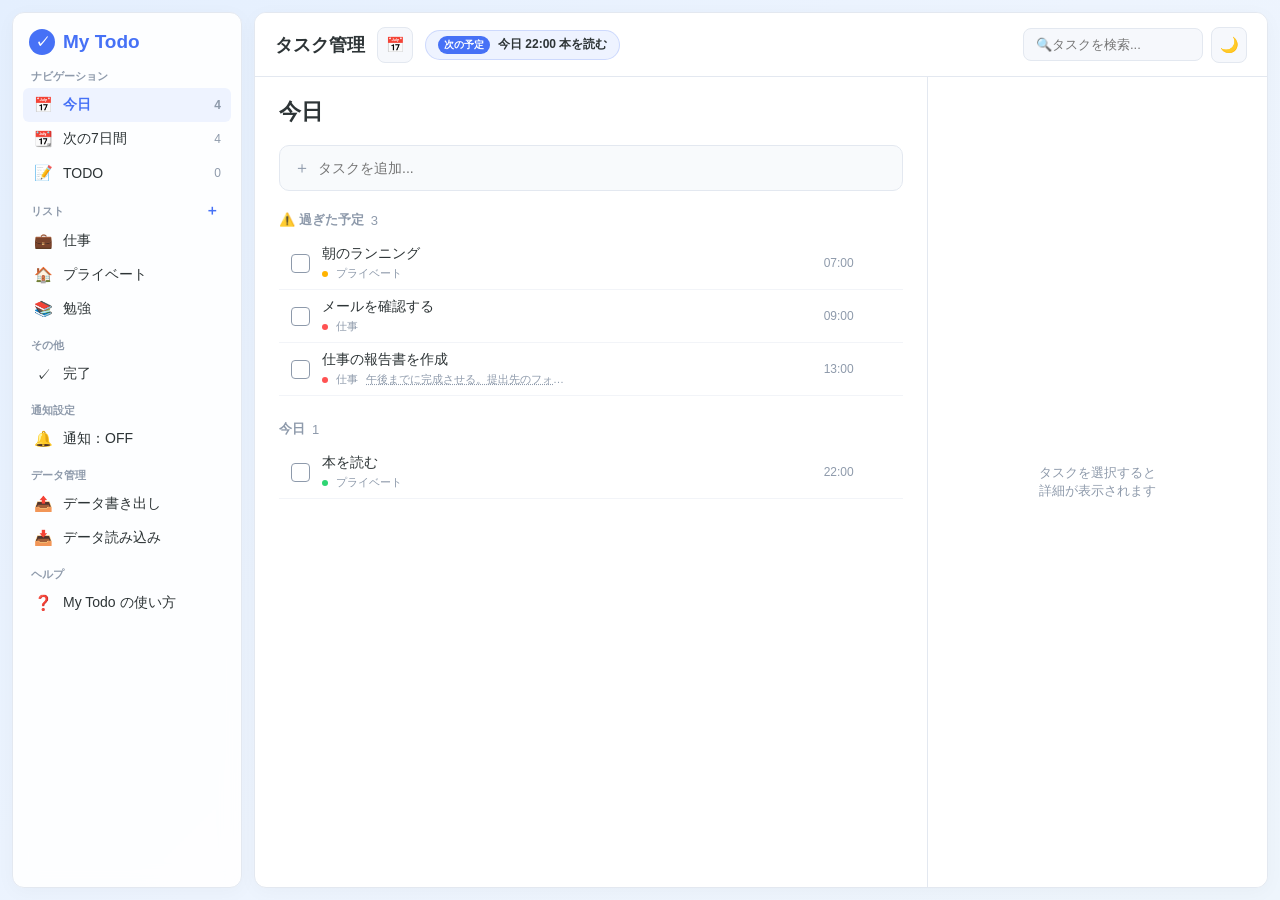
<file: index.html>
<!doctype html>
<html lang="ja">
  <head>
    <meta charset="UTF-8" />
    <meta name="viewport" content="width=device-width, initial-scale=1.0" />

    <title>My Todo</title>

    <style>
      /* =========================
   基本設定（ライト / ダーク変数）
========================= */

      :root {
        --primary: #4671f6;
        --primary-light: #eef3ff;

        --bg: #eaf1fa;
        --white: #ffffff;

        --text: #2d3436;
        --sub-text: #8e9aab;

        --border: #e3e8f0;

        --red: #ff5252;
        --yellow: #ffb300;
        --green: #2ed573;

        --sidebar-width: 230px;
        --detail-width: 340px;

        --radius: 12px;

        --body-gradient: linear-gradient(
          135deg,
          #e4effe 0%,
          #edf4fe 50%,
          #eef5fc 100%
        );
        --sidebar-bg: rgba(255, 255, 255, 0.9);
        --hover-bg: #f1f5fd;
        --search-bg: #f6f8fc;
        --add-bg: #f8fafc;
        --modal-bg: #ffffff;
        --modal-overlay: rgba(20, 25, 35, 0.3);
        --memo-content-bg: #f8fafc;
        --task-border: #f2f4f8;
      }

      /* ダークモード時の変数上書き */
      body.dark-mode {
        --primary: #5c84ff;
        --primary-light: #1e294b;

        --bg: #121824;
        --white: #1a2232;

        --text: #f1f5f9;
        --sub-text: #94a3b8;

        --border: #2a3649;

        --red: #ff6b6b;
        --yellow: #ffc107;
        --green: #2ed573;

        --body-gradient: linear-gradient(
          135deg,
          #0d111a 0%,
          #131b29 50%,
          #161f30 100%
        );
        --sidebar-bg: rgba(26, 34, 50, 0.9);
        --hover-bg: #243049;
        --search-bg: #111722;
        --add-bg: #111722;
        --modal-bg: #1a2232;
        --modal-overlay: rgba(5, 8, 13, 0.6);
        --memo-content-bg: #111722;
        --task-border: #243049;
      }

      * {
        box-sizing: border-box;
      }

      body {
        margin: 0;
        font-family:
          -apple-system, BlinkMacSystemFont, "Segoe UI", "Noto Sans JP",
          sans-serif;

        color: var(--text);
        background: var(--body-gradient);
        min-height: 100vh;
        transition:
          background 0.3s,
          color 0.3s;
      }

      button,
      input,
      textarea,
      select {
        font: inherit;
      }

      button {
        cursor: pointer;
      }

      /* =========================
   アプリ全体
========================= */

      .app {
        display: flex;
        height: 100vh;
        height: 100dvh;
        overflow: hidden;
        padding: 12px;
        gap: 12px;
        position: relative;
      }

      /* =========================
   サイドバー
========================= */

      .sidebar {
        width: var(--sidebar-width);
        background: var(--sidebar-bg);
        backdrop-filter: blur(10px);
        border: 1px solid var(--border);
        border-radius: var(--radius);

        display: flex;
        flex-direction: column;

        padding: 14px 10px;
        box-shadow: 0 4px 20px rgba(0, 0, 0, 0.03);
        overflow-y: auto;
        overflow-x: hidden;
        transition: width 0.3s, padding 0.3s;
        flex-shrink: 0;
      }

      .logo {
        display: flex;
        align-items: center;
        gap: 8px;

        padding: 2px 6px 14px;

        font-size: 19px;
        font-weight: 700;
        color: var(--primary);
      }

      .logo-icon {
        width: 26px;
        height: 26px;

        border-radius: 50%;

        background: var(--primary);
        color: white;

        display: flex;
        align-items: center;
        justify-content: center;

        font-size: 14px;
        flex-shrink: 0;
      }

      .sidebar-section {
        margin-bottom: 12px;
      }

      .sidebar-title {
        padding: 0 8px;
        margin-bottom: 4px;

        color: var(--sub-text);
        font-size: 11px;
        font-weight: 600;
        white-space: nowrap;
        display: flex;
        align-items: center;
        justify-content: space-between;
      }

      .add-category-btn {
        background: transparent;
        border: 0;
        color: var(--primary);
        font-size: 14px;
        font-weight: bold;
        padding: 0 4px;
        cursor: pointer;
      }

      .add-category-btn:hover {
        opacity: 0.8;
      }

      .nav-item {
        display: flex;
        align-items: center;
        gap: 10px;

        width: 100%;
        padding: 8px 10px;

        border: 0;
        border-radius: 6px;

        background: transparent;
        color: var(--text);

        text-align: left;
        font-size: 14px;

        transition: 0.15s;
        white-space: nowrap;
        overflow: hidden;
        position: relative;
      }

      .nav-item:hover {
        background: var(--hover-bg);
      }

      .nav-item.active {
        background: var(--primary-light);
        color: var(--primary);
        font-weight: 600;
      }

      .nav-icon {
        width: 20px;
        text-align: center;
        flex-shrink: 0;
        font-size: 15px;
      }

      .nav-text {
        overflow: hidden;
        text-overflow: ellipsis;
      }

      .nav-count {
        margin-left: auto;
        color: var(--sub-text);
        font-size: 12px;
        flex-shrink: 0;
      }

      .delete-category-btn {
        display: none;
        margin-left: auto;
        background: transparent;
        border: 0;
        color: var(--sub-text);
        font-size: 13px;
        padding: 0 4px;
      }

      .nav-item:hover .delete-category-btn {
        display: inline-block;
      }

      .delete-category-btn:hover {
        color: var(--red);
      }

      /* =========================
   メイン
========================= */

      .main {
        flex: 1;

        display: flex;
        flex-direction: column;

        min-width: 0;
        background: var(--white);
        border: 1px solid var(--border);
        border-radius: var(--radius);
        box-shadow: 0 4px 20px rgba(0, 0, 0, 0.03);
        overflow: hidden;
        transition:
          background 0.3s,
          border-color 0.3s;
      }

      /* =========================
   ヘッダー
========================= */

      .header {
        min-height: 64px;
        padding: 10px 20px;

        display: flex;
        align-items: center;
        justify-content: space-between;
        gap: 12px;

        background: var(--white);
        border-bottom: 1px solid var(--border);
        transition:
          background 0.3s,
          border-color 0.3s;
      }

      .header-left-group {
        display: flex;
        align-items: center;
        gap: 12px;
        min-width: 0;
        flex-shrink: 1;
      }

      .header-title {
        font-size: 18px;
        font-weight: 700;
        white-space: nowrap;
      }

      /* 「次の予定」ウィジェット */
      .header-upcoming {
        display: flex;
        align-items: center;
        gap: 8px;
        background: var(--primary-light);
        border: 1px solid rgba(70, 113, 246, 0.2);
        border-radius: 20px;
        padding: 5px 12px;
        font-size: 12px;
        color: var(--primary);
        max-width: 240px;
        cursor: pointer;
        transition: 0.15s;
        flex-shrink: 1;
        min-width: 0;
      }

      .header-upcoming:hover {
        opacity: 0.85;
      }

      .upcoming-label {
        font-weight: 700;
        font-size: 10px;
        background: var(--primary);
        color: var(--white);
        padding: 2px 6px;
        border-radius: 10px;
        white-space: nowrap;
        flex-shrink: 0;
      }

      .upcoming-content {
        font-weight: 600;
        overflow: hidden;
        text-overflow: ellipsis;
        white-space: nowrap;
        color: var(--text);
      }

      /* アイコン共通ボタン */
      .header-icon-btn {
        background: var(--search-bg);
        border: 1px solid var(--border);
        border-radius: 8px;
        width: 36px;
        height: 36px;
        display: flex;
        align-items: center;
        justify-content: center;
        font-size: 15px;
        transition: 0.15s;
        color: var(--text);
        flex-shrink: 0;
      }

      .header-icon-btn:hover {
        background: var(--primary-light);
        border-color: var(--primary);
        color: var(--primary);
      }

      .header-right {
        display: flex;
        align-items: center;
        gap: 8px;
        flex-shrink: 0;
      }

      .search {
        width: 180px;
        max-width: 100%;
        padding: 8px 12px;
        border: 1px solid var(--border);
        border-radius: 8px;
        outline: none;
        background: var(--search-bg);
        color: var(--text);
        font-size: 13px;
        transition: width 0.2s;
      }

      .search:focus {
        border-color: var(--primary);
        background: var(--white);
      }

      /* =========================
   1ヶ月カレンダーモーダル
========================= */

      .calendar-modal {
        position: fixed;
        inset: 0;
        display: none;
        align-items: center;
        justify-content: center;
        background: var(--modal-overlay);
        z-index: 300;
      }

      .calendar-modal.show {
        display: flex;
      }

      .calendar-box {
        width: 380px;
        max-width: calc(100% - 30px);
        background: var(--modal-bg);
        border: 1px solid var(--border);
        border-radius: 14px;
        padding: 25px;
        box-shadow: 0 20px 50px rgba(0, 0, 0, 0.15);
      }

      .cal-header {
        display: flex;
        align-items: center;
        justify-content: space-between;
        margin-bottom: 20px;
      }

      .cal-header h3 {
        margin: 0;
        font-size: 16px;
      }

      .cal-nav-btn {
        background: transparent;
        border: 1px solid var(--border);
        border-radius: 6px;
        width: 30px;
        height: 30px;
        display: flex;
        align-items: center;
        justify-content: center;
        color: var(--text);
      }

      .cal-nav-btn:hover {
        background: var(--hover-bg);
      }

      .cal-grid {
        display: grid;
        grid-template-columns: repeat(7, 1fr);
        gap: 4px;
        text-align: center;
      }

      .cal-weekdays {
        font-size: 12px;
        font-weight: 600;
        color: var(--sub-text);
        padding-bottom: 8px;
      }

      .cal-cell {
        aspect-ratio: 1;
        display: flex;
        flex-direction: column;
        align-items: center;
        justify-content: center;
        border-radius: 8px;
        font-size: 13px;
        cursor: pointer;
        position: relative;
        transition: 0.1s;
      }

      .cal-cell:hover {
        background: var(--primary-light);
      }

      .cal-cell.other-month {
        color: var(--sub-text);
        opacity: 0.4;
      }

      .cal-cell.today {
        border: 1px solid var(--primary);
        font-weight: bold;
      }

      .cal-cell.selected {
        background: var(--primary) !important;
        color: white;
      }

      .cal-cell-dot {
        width: 4px;
        height: 4px;
        background: var(--primary);
        border-radius: 50%;
        position: absolute;
        bottom: 5px;
      }

      .cal-cell.selected .cal-cell-dot {
        background: white;
      }

      /* =========================
   本文全文・ヘルプモーダル共通
========================= */

      .memo-modal {
        position: fixed;
        inset: 0;
        display: none;
        align-items: center;
        justify-content: center;
        background: var(--modal-overlay);
        z-index: 300;
      }

      .memo-modal.show {
        display: flex;
      }

      .memo-modal-box {
        width: 450px;
        max-width: calc(100% - 30px);
        background: var(--modal-bg);
        border: 1px solid var(--border);
        border-radius: 14px;
        padding: 25px;
        box-shadow: 0 20px 50px rgba(0, 0, 0, 0.15);
      }

      .memo-modal-header {
        display: flex;
        align-items: center;
        justify-content: space-between;
        margin-bottom: 15px;
      }

      .memo-modal-header h3 {
        margin: 0;
        font-size: 16px;
        color: var(--text);
      }

      .memo-modal-close {
        background: transparent;
        border: 0;
        font-size: 20px;
        color: var(--sub-text);
        cursor: pointer;
      }

      .memo-modal-content {
        font-size: 14px;
        line-height: 1.6;
        color: var(--text);
        word-break: break-all;
        max-height: 70vh;
        overflow-y: auto;
        background: var(--memo-content-bg);
        padding: 18px;
        border-radius: 8px;
        border: 1px solid var(--border);
      }

      /* =========================
   真ん中の1週間カレンダーバー
========================= */

      .week-strip {
        display: none;
        align-items: center;
        gap: 6px;
        overflow-x: auto;
        padding-bottom: 4px;
        max-width: 100%;
      }

      .week-strip.show {
        display: flex;
      }

      .week-strip-item {
        background: var(--white);
        border: 1px solid var(--border);
        border-radius: 8px;
        width: 38px;
        height: 44px;
        display: flex;
        flex-direction: column;
        align-items: center;
        justify-content: center;
        cursor: pointer;
        position: relative;
        transition: 0.15s;
        flex-shrink: 0;
      }

      .week-strip-item:hover {
        border-color: var(--primary);
        background: var(--primary-light);
      }

      .week-strip-item.selected {
        background: var(--primary);
        border-color: var(--primary);
        color: white;
      }

      .ws-dayname {
        font-size: 9px;
        color: var(--sub-text);
      }

      .week-strip-item.selected .ws-dayname {
        color: rgba(255, 255, 255, 0.8);
      }

      .ws-daynum {
        font-size: 12px;
        font-weight: bold;
      }

      .ws-dot {
        width: 3px;
        height: 3px;
        background: var(--primary);
        border-radius: 50%;
        position: absolute;
        bottom: 3px;
      }

      .week-strip-item.selected .ws-dot {
        background: white;
      }

      /* =========================
   コンテンツ
========================= */

      .content {
        flex: 1;
        display: flex;
        min-height: 0;
        position: relative;
      }

      /* =========================
   タスクエリア
========================= */

      .task-area {
        flex: 1;
        padding: 20px 24px;
        overflow-y: auto;
      }

      .page-top {
        display: flex;
        align-items: center;
        justify-content: space-between;
        gap: 12px;
        margin-bottom: 18px;
        flex-wrap: wrap;
      }

      .page-title {
        font-size: 22px;
        font-weight: 700;
      }

      .page-subtitle {
        margin-top: 4px;
        color: var(--sub-text);
        font-size: 13px;
        display: none;
      }

      /* 完了画面用の全削除ボタン */
      .delete-all-button {
        border: 1px solid var(--border);
        border-radius: 9px;
        padding: 8px 14px;
        background: var(--white);
        color: var(--sub-text);
        font-weight: 600;
        font-size: 13px;
        display: none;
        transition: 0.15s;
      }

      .delete-all-button.show {
        display: inline-block;
      }

      .delete-all-button:hover {
        background: var(--hover-bg);
        color: var(--text);
        border-color: var(--primary);
      }

      /* =========================
   タイトル直下のクイック追加バー
========================= */

      .add-task {
        display: flex;
        gap: 10px;
        margin-bottom: 20px;
        background: var(--add-bg);
        border: 1px solid var(--border);
        border-radius: 10px;
        padding: 8px 14px;
        align-items: center;
        transition: 0.2s;
        cursor: pointer;
      }

      .add-task:hover {
        border-color: var(--primary);
        background: var(--white);
      }

      .add-task.hidden {
        display: none;
      }

      .add-task-input-wrap {
        flex: 1;
        display: flex;
        align-items: center;
        gap: 8px;
        pointer-events: none;
      }

      .add-task-icon {
        color: var(--sub-text);
        font-size: 16px;
        flex-shrink: 0;
      }

      .add-task input {
        width: 100%;
        border: 0;
        outline: none;
        padding: 6px 0;
        background: transparent;
        font-size: 14px;
        pointer-events: none;
        color: var(--text);
      }

      /* =========================
   タスクグループ
========================= */

      .task-group {
        margin-bottom: 24px;
      }

      .group-title {
        display: flex;
        align-items: center;
        gap: 7px;
        margin-bottom: 8px;
        font-size: 13px;
        font-weight: 700;
        color: var(--sub-text);
      }

      .group-title span {
        color: var(--sub-text);
        font-weight: 400;
      }

      /* =========================
   タスク
========================= */

      .task {
        display: flex;
        align-items: center;
        gap: 12px;
        min-height: 50px;
        padding: 8px 12px;
        border-bottom: 1px solid var(--task-border);
        background: transparent;
        transition: 0.15s;
      }

      .task:hover {
        background: var(--primary-light);
        border-radius: 8px;
      }

      .checkbox {
        width: 19px;
        height: 19px;
        border: 1.5px solid var(--sub-text);
        border-radius: 4px;
        flex-shrink: 0;
        background: var(--white);
        position: relative;
      }

      .checkbox:hover {
        border-color: var(--primary);
      }

      .task:not(.completed) .checkbox:hover::after {
        content: "クリックして完了！";
        position: absolute;
        bottom: 135%;
        left: 50%;
        transform: translateX(-50%);
        background: #1e293b;
        color: #fff;
        font-size: 10px;
        font-weight: 500;
        padding: 3px 7px;
        border-radius: 4px;
        white-space: nowrap;
        pointer-events: none;
        z-index: 20;
        box-shadow: 0 2px 6px rgba(0, 0, 0, 0.15);
      }

      .task.completed .checkbox {
        background: var(--primary);
        border-color: var(--primary);
      }

      .task.completed .checkbox::after {
        content: "✓";
        position: absolute;
        color: white;
        font-size: 12px;
        font-weight: bold;
        left: 3px;
        top: -1px;
      }

      .task.completed .task-title {
        text-decoration: line-through;
        color: var(--sub-text);
      }

      .task-main {
        flex: 1;
        min-width: 0;
        cursor: pointer;
      }

      .task-title {
        font-size: 14px;
        overflow: hidden;
        text-overflow: ellipsis;
        white-space: nowrap;
      }

      .task-meta {
        display: flex;
        align-items: center;
        gap: 8px;
        margin-top: 3px;
        color: var(--sub-text);
        font-size: 11px;
        flex-wrap: wrap;
      }

      .task-memo-preview {
        overflow: hidden;
        text-overflow: ellipsis;
        white-space: nowrap;
        max-width: 200px;
        cursor: pointer;
        color: var(--sub-text);
        text-decoration: underline dotted;
      }

      .task-memo-preview:hover {
        color: var(--primary);
      }

      .priority {
        width: 6px;
        height: 6px;
        border-radius: 50%;
        flex-shrink: 0;
      }

      .priority.high {
        background: var(--red);
      }

      .priority.medium {
        background: var(--yellow);
      }

      .priority.low {
        background: var(--green);
      }

      .task-time {
        color: var(--sub-text);
        font-size: 12px;
        flex-shrink: 0;
      }

      .delete-task {
        border: 0;
        color: var(--sub-text);
        background: transparent;
        opacity: 0;
        transition: 0.15s;
        padding: 4px 8px;
        font-size: 16px;
      }

      .task:hover .delete-task {
        opacity: 1;
      }

      .delete-task:hover {
        color: var(--red);
      }

      /* =========================
   詳細パネル＆オーバーレイ
========================= */

      .detail-overlay {
        display: none;
        position: fixed;
        inset: 0;
        background: var(--modal-overlay);
        z-index: 140;
        opacity: 0;
        transition: opacity 0.25s ease;
      }

      .detail-overlay.show {
        display: block;
        opacity: 1;
      }

      .detail {
        width: var(--detail-width);
        background: var(--white);
        border-left: 1px solid var(--border);
        padding: 20px 22px;
        overflow-y: auto;
        display: flex;
        flex-direction: column;
        transition:
          background 0.3s,
          border-color 0.3s,
          transform 0.25s ease;
        flex-shrink: 0;
      }

      .detail-body {
        flex: 1;
        overflow-y: auto;
      }

      .detail-empty {
        height: 100%;
        display: flex;
        align-items: center;
        justify-content: center;
        text-align: center;
        color: var(--sub-text);
        font-size: 13px;
      }

      .detail-header {
        display: flex;
        justify-content: space-between;
        align-items: center;
        margin-bottom: 18px;
      }

      .detail-header h2 {
        margin: 0;
        font-size: 16px;
      }

      .close-detail {
        border: 0;
        background: transparent;
        color: var(--sub-text);
        font-size: 20px;
        padding: 4px 8px;
        cursor: pointer;
      }

      .detail-title {
        width: 100%;
        padding: 8px 0;
        border: 0;
        border-bottom: 1px solid var(--border);
        outline: none;
        font-size: 16px;
        font-weight: 600;
        background: transparent;
        color: var(--text);
      }

      .detail-row {
        padding: 12px 0;
        border-bottom: 1px solid var(--task-border);
      }

      .detail-label {
        margin-bottom: 6px;
        color: var(--sub-text);
        font-size: 12px;
      }

      .detail-value {
        display: flex;
        align-items: center;
        gap: 8px;
        font-size: 13px;
      }

      .form-select,
      .form-input {
        width: 100%;
        padding: 6px 10px;
        border: 1px solid var(--border);
        border-radius: 6px;
        outline: none;
        background: var(--search-bg);
        color: var(--text);
      }

      .form-select:focus,
      .form-input:focus {
        border-color: var(--primary);
        background: var(--white);
      }

      .priority-select-wrap {
        display: flex;
        align-items: center;
        gap: 10px;
      }

      .priority-badge-dot {
        width: 10px;
        height: 10px;
        border-radius: 50%;
        display: inline-block;
        flex-shrink: 0;
      }

      .priority-badge-dot.high {
        background-color: var(--red);
      }

      .priority-badge-dot.medium {
        background-color: var(--yellow);
      }

      .priority-badge-dot.low {
        background-color: var(--green);
      }

      .detail textarea {
        width: 100%;
        min-height: 120px;
        resize: vertical;
        border: 1px solid var(--border);
        border-radius: 6px;
        padding: 8px 10px;
        outline: none;
        color: var(--text);
        font-size: 13px;
        line-height: 1.5;
        background: var(--search-bg);
      }

      .detail textarea:focus {
        border-color: var(--primary);
        background: var(--white);
      }

      .detail-footer {
        padding-top: 15px;
        border-top: 1px solid var(--border);
        margin-top: auto;
        display: flex;
      }

      .save-detail-btn {
        flex: 1;
        padding: 10px;
        border: 0;
        border-radius: 8px;
        font-weight: 600;
        font-size: 14px;
        background: var(--primary);
        color: white;
        transition: 0.15s;
      }

      .save-detail-btn:hover {
        opacity: 0.9;
      }

      /* =========================
   空状態
========================= */

      .empty {
        padding: 40px 20px;
        text-align: center;
        color: var(--sub-text);
      }

      /* =========================================================
   レスポンシブ（画面分割・タブレット・画面幅短縮時の最適化）
========================================================= */

      /* 画面を半分にした時（1024px以下）のレイアウト調整 */
      @media (max-width: 1024px) {
        .sidebar {
          width: 68px;
          padding: 12px 6px;
        }

        .logo {
          justify-content: center;
          padding: 4px 0 12px;
        }

        .logo-text,
        .sidebar-title,
        .nav-text,
        .nav-count {
          display: none;
        }

        .nav-item {
          justify-content: center;
          padding: 10px 0;
        }

        .header-upcoming {
          max-width: 160px;
        }

        .search {
          width: 130px;
        }
      }

      /* 画面幅900px以下（画面を細めに半分分割した場合） */
      @media (max-width: 900px) {
        .app {
          padding: 0;
          gap: 0;
        }

        .sidebar {
          border-radius: 0;
          border-top: 0;
          border-bottom: 0;
          border-left: 0;
        }

        .main {
          border-radius: 0;
          border: 0;
        }

        /* 詳細パネルをドロワー化 */
        .detail {
          position: fixed;
          top: 0;
          right: 0;
          bottom: 0;
          width: 320px;
          max-width: 85vw;
          z-index: 150;
          box-shadow: -4px 0 25px rgba(0, 0, 0, 0.15);
          transform: translateX(100%);
        }

        .detail.mobile-show {
          transform: translateX(0);
        }

        .delete-task {
          opacity: 1;
        }
      }

      /* 画面幅640px以下（完全なスマホ・狭いウィンドウ幅） */
      @media (max-width: 640px) {
        .header {
          padding: 8px 12px;
        }

        .header-title {
          font-size: 15px;
        }

        .header-upcoming {
          display: none;
        }

        .search {
          width: 100px;
          font-size: 12px;
          padding: 6px 8px;
        }

        .task-area {
          padding: 16px 12px;
        }

        .page-title {
          font-size: 18px;
        }

        .week-strip-item {
          width: 34px;
          height: 40px;
        }

        .add-task {
          padding: 6px 10px;
        }
      }
    </style>
  </head>

  <body>
    <div class="app">
      <!-- =====================
        サイドバー
  ====================== -->

      <aside class="sidebar">
        <div class="logo">
          <div class="logo-icon">✓</div>
          <span class="logo-text">My Todo</span>
        </div>

        <div class="sidebar-section">
          <div class="sidebar-title">ナビゲーション</div>

          <button class="nav-item active" data-filter="today" title="今日">
            <span class="nav-icon">📅</span>
            <span class="nav-text">今日</span>
            <span class="nav-count" id="todayCount">0</span>
          </button>

          <button class="nav-item" data-filter="week" title="次の7日間">
            <span class="nav-icon">📆</span>
            <span class="nav-text">次の7日間</span>
            <span class="nav-count" id="weekCount">0</span>
          </button>

          <button class="nav-item" data-filter="memo" title="TODO">
            <span class="nav-icon">📝</span>
            <span class="nav-text">TODO</span>
            <span class="nav-count" id="memoCount">0</span>
          </button>
        </div>

        <div class="sidebar-section">
          <div class="sidebar-title">
            <span>リスト</span>
            <button class="add-category-btn" id="addCategoryBtn" title="リストを追加">＋</button>
          </div>

          <div id="categoryListContainer"></div>
        </div>

        <div class="sidebar-section">
          <div class="sidebar-title">その他</div>

          <button class="nav-item" data-filter="completed" title="完了">
            <span class="nav-icon">✓</span>
            <span class="nav-text">完了</span>
          </button>
        </div>

        <!-- =====================
         プッシュ通知設定
    ====================== -->

        <div class="sidebar-section">
          <div class="sidebar-title">通知設定</div>

          <button class="nav-item" id="notificationBtn" title="通知のON/OFF切替">
            <span class="nav-icon">🔔</span>
            <span class="nav-text" id="notificationText">通知：OFF</span>
          </button>
        </div>

        <!-- =====================
         バックアップ機能
    ====================== -->

        <div class="sidebar-section">
          <div class="sidebar-title">データ管理</div>

          <button class="nav-item" id="exportBtn" title="データ書き出し">
            <span class="nav-icon">📤</span>
            <span class="nav-text">データ書き出し</span>
          </button>

          <button class="nav-item" id="importBtn" title="データ読み込み">
            <span class="nav-icon">📥</span>
            <span class="nav-text">データ読み込み</span>
          </button>
          <input
            type="file"
            id="importFile"
            accept=".json"
            style="display: none"
          />
        </div>

        <!-- =====================
         ヘルプ
    ====================== -->

        <div class="sidebar-section">
          <div class="sidebar-title">ヘルプ</div>

          <button class="nav-item" id="helpBtn" title="My Todo の使い方">
            <span class="nav-icon">❓</span>
            <span class="nav-text"> My Todo の使い方</span>
          </button>
        </div>
      </aside>

      <!-- =====================
        メイン
  ====================== -->

      <main class="main">
        <header class="header">
          <div class="header-left-group">
            <div class="header-title">タスク管理</div>

            <button
              class="header-icon-btn"
              id="openCalendarModal"
              title="月間カレンダーを開く"
            >
              📅
            </button>

            <div class="header-upcoming" id="upcomingTask">
              <span class="upcoming-label">次の予定</span>
              <span class="upcoming-content" id="upcomingTaskText"
                >予定なし</span
              >
            </div>
          </div>

          <div class="header-right">
            <input
              type="text"
              id="search"
              class="search"
              placeholder="🔍タスクを検索..."
            />

            <!-- ダークモード切り替えボタン -->
            <button
              class="header-icon-btn"
              id="darkModeBtn"
              title="ダークモード切替"
            >
              🌙
            </button>
          </div>
        </header>

        <div class="content">
          <!-- =====================
           タスクエリア
      ====================== -->

          <section class="task-area">
            <div class="page-top">
              <div>
                <div class="page-title" id="pageTitle">今日</div>

                <div class="page-subtitle" id="pageSubtitle">
                  一時的なメモや未整理のタスク
                </div>
              </div>

              <div class="week-strip" id="weekStrip"></div>

              <button class="delete-all-button" id="deleteAllCompleted">
                完了済みのタスクを全削除
              </button>
            </div>

            <!-- クイック追加 -->

            <div class="add-task" id="quickAddTaskContainer">
              <div
                class="add-task-input-wrap"
                id="taskInputWrap"
              >
                <span class="add-task-icon">＋</span>
                <input
                  type="text"
                  id="quickInput"
                  placeholder="タスクを追加..."
                  readonly
                />
              </div>

              <div class="add-task-input-wrap" id="memoInputWrap" style="display: none">
                <span class="add-task-icon">📝</span>
                <input
                  type="text"
                  id="quickMemoInput"
                  placeholder="TODOを追加..."
                  readonly
                />
              </div>
            </div>

            <!-- タスク一覧 -->

            <div id="taskList"></div>
          </section>

          <!-- オーバーレイ（モバイル・ハーフスクリーン時用） -->
          <div class="detail-overlay" id="detailOverlay"></div>

          <!-- =====================
           詳細
      ====================== -->

          <aside class="detail" id="detailPanel">
            <div class="detail-empty">
              タスクを選択すると<br />
              詳細が表示されます
            </div>
          </aside>
        </div>
      </main>
    </div>

    <!-- =========================
     月間カレンダーモーダル
========================= -->

    <div class="calendar-modal" id="calendarModal">
      <div class="calendar-box">
        <div class="cal-header">
          <button class="cal-nav-btn" id="calPrevMonth">‹</button>
          <h3 id="calMonthTitle">2026年 9月</h3>
          <button class="cal-nav-btn" id="calNextMonth">›</button>
        </div>
        <div class="cal-grid cal-weekdays">
          <div>日</div>
          <div>月</div>
          <div>火</div>
          <div>水</div>
          <div>木</div>
          <div>金</div>
          <div>土</div>
        </div>
        <div class="cal-grid" id="calDaysGrid"></div>
      </div>
    </div>

    <!-- =========================
     本文全文表示モーダル
========================= -->

    <div class="memo-modal" id="memoModal">
      <div class="memo-modal-box">
        <div class="memo-modal-header">
          <h3 id="memoModalTitle">本文全文</h3>
          <button class="memo-modal-close" id="memoModalClose">×</button>
        </div>
        <div class="memo-modal-content" id="memoModalBody"></div>
      </div>
    </div>

    <!-- =========================
     使い方説明モーダル
========================= -->

    <div class="memo-modal" id="helpModal">
      <div class="memo-modal-box" style="width: 650px;">
        <div class="memo-modal-header">
          <h3>❓ My Todo の使い方</h3>
          <button class="memo-modal-close" id="helpModalClose">×</button>
        </div>
        <div class="memo-modal-content" style="display: flex; flex-direction: column; gap: 16px;">
          <div>
            <b style="font-size: 15px; color: var(--primary);">1. タスクの追加と管理</b>
            <div style="margin-top: 4px;">
              ・「今日」や「次の7日間」、「TODO」からタスクを追加・確認できます。<br />
              ・タスクをクリックすると、詳細パネルで時間や優先度、メモを変更できます。<br />
              ・タスクのメモをクリックして全文を表示できます。
            </div>
          </div>

          <div>
            <b style="font-size: 15px; color: var(--primary);">2. リストの追加と管理</b>
            <div style="margin-top: 4px;">
              ・サイドバーの「リスト」のタイトル横にある「＋」ボタンを押すと、自分で新しいリスト（カテゴリ）を追加できます。<br />
              ・追加したリストはタスクの詳細パネルから選択できるようになり、リスト名にマウスを合わせると表示される「×」ボタンから削除も可能です。
            </div>
          </div>

          <div>
            <b style="font-size: 15px; color: var(--primary);">3. 次の予定機能</b>
            <div style="margin-top: 4px;">
              ・画面上部にある「次の予定」をクリックすると、一番近い予定の詳細（日付・時間・メモ）をその場で確認できます。<br />
              <span style="color: var(--sub-text); font-size: 12px;">※注意：過ぎた予定は、ページの再読み込み（更新）をしないと表示し続けてしまうことがあります。</span>
            </div>
          </div>

          <div>
            <b style="font-size: 15px; color: var(--primary);">4. タスクの検索</b>
            <div style="margin-top: 4px;">
              ・画面右上の「タスクを検索...」ボックスにキーワードを入力すると、一致するタスクをリアルタイムに絞り込んで表示できます。
            </div>
          </div>

          <div>
            <b style="font-size: 15px; color: var(--primary);">5. プッシュ通知機能（ON/OFF切替・手動消去）</b>
            <div style="margin-top: 4px;">
              ・サイドバーの「通知：OFF/ON」ボタンを押すことで、いつでも通知の有効化と無効化を切り替えられます。<br />
              ・時間になると届く通知は、クリックするまで画面に残り続けます。<br />
              ・<b>通知がONにできない場合：</b>アドレスバーの鍵マーク（🔒）から「サイトの設定」→「通知」を許可にしてください。<br />
              ・<b>それでも通知がこない場合：</b>Windowsの「設定」アプリを開き、「システム」→「通知」がONになっているか確認してください。<br />
              <span style="color: var(--sub-text); font-size: 12px;">※注意：インターネットに接続し、サイトを開いている状態でないと通知は届きません。（※画面を直接見ていなくても、バックグラウンドや別タブで開いていれば届きます）</span>
            </div>
          </div>

          <div>
            <b style="font-size: 15px; color: var(--primary);">6. データの保存と復元</b>
            <div style="margin-top: 4px;">
              ・<b>📤データ書き出し：</b>いま登録されているすべてのタスクを、ファイルとして保存（バックアップ）できます。<br />
              ・<b>📥データ読み込み：</b>バックアップしたデータを他の端末などで読み込むことでデータを引き継いで使用することができます。<br />
              <span style="color: var(--sub-text); font-size: 12px;">※注意：ブラウザの閲覧履歴やキャッシュを削除すると、登録したタスクデータが消えてしまうことがあります。定期的に「データ書き出し」でバックアップを取っておくことをおすすめします。</span>
            </div>
          </div>

          <div>
            <b style="font-size: 15px; color: var(--primary);">7. ダークモード切り替え</b>
            <div style="margin-top: 4px;">
              ・画面右上の 🌙 マーク（または ☀️ マーク）を押すことで、画面のテーマをダークモード／ライトモードに切り替えられます。
            </div>
          </div>
        </div>
      </div>
    </div>

    <script>
      /* ==================================================
   TODO APP
================================================== */

      /* =========================
   初期データ
========================= */

      const initialTasks = [
        {
          id: 1,
          title: "朝のランニング",
          category: "プライベート",
          date: getToday(),
          time: "07:00",
          priority: "medium",
          completed: false,
          memo: "",
        },
        {
          id: 2,
          title: "メールを確認する",
          category: "仕事",
          date: getToday(),
          time: "09:00",
          priority: "high",
          completed: false,
          memo: "",
        },
        {
          id: 3,
          title: "仕事の報告書を作成",
          category: "仕事",
          date: getToday(),
          time: "13:00",
          priority: "high",
          completed: false,
          memo: "午後までに完成させる。提出先のフォーマットや上長への確認事項を忘れずにチェックする。",
        },
        {
          id: 4,
          title: "本を読む",
          category: "プライベート",
          date: getToday(),
          time: "22:00",
          priority: "low",
          completed: false,
          memo: "",
        },
        {
          id: 5,
          title: "会議に出席",
          category: "仕事",
          date: getTomorrow(),
          time: "13:00",
          priority: "high",
          completed: false,
          memo: "",
        },
        {
          id: 6,
          title: "仕事の報告書を確認",
          category: "仕事",
          date: getTomorrow(),
          time: "10:00",
          priority: "medium",
          completed: false,
          memo: "",
        },
        {
          id: 7,
          title: "家族に電話する",
          category: "プライベート",
          date: getDateAfter(2),
          time: "19:00",
          priority: "low",
          completed: false,
          memo: "",
        },
        {
          id: 8,
          title: "JavaScriptの勉強",
          category: "勉強",
          date: getDateAfter(3),
          time: "20:00",
          priority: "medium",
          completed: false,
          memo: "DOM操作について勉強。イベントリスナーやローカルストレージの活用方法を深掘りする。",
        },
      ];

      const initialCategories = [
        { name: "仕事", icon: "💼" },
        { name: "プライベート", icon: "🏠" },
        { name: "勉強", icon: "📚" }
      ];

      /* =========================
   データ
========================= */

      let tasks =
        JSON.parse(localStorage.getItem("myTodoTasks")) || initialTasks;

      let categories =
        JSON.parse(localStorage.getItem("myTodoCategories")) || initialCategories;

      let currentFilter = "today";
      let currentCategory = null;
      let selectedTaskId = null;
      let selectedDateFilter = null;

      let calCurrentYear = new Date().getFullYear();
      let calCurrentMonth = new Date().getMonth();

      /* =========================
   ダークモード初期化
========================= */

      const darkModeBtn = document.getElementById("darkModeBtn");
      const savedDarkMode = localStorage.getItem("myTodoDarkMode") === "true";

      function updateDarkModeButtonTitle() {
        const isDark = document.body.classList.contains("dark-mode");
        darkModeBtn.title = isDark ? "ライトモード切替" : "ダークモード切替";
      }

      if (savedDarkMode) {
        document.body.classList.add("dark-mode");
        darkModeBtn.textContent = "☀️";
      }
      updateDarkModeButtonTitle();

      darkModeBtn.addEventListener("click", () => {
        document.body.classList.toggle("dark-mode");
        const isDark = document.body.classList.contains("dark-mode");
        localStorage.setItem("myTodoDarkMode", isDark);
        darkModeBtn.textContent = isDark ? "☀️" : "🌙";
        updateDarkModeButtonTitle();
      });

      /* =========================
   日付
========================= */

      function getToday() {
        const date = new Date();
        return formatDate(date);
      }

      function getTomorrow() {
        const date = new Date();
        date.setDate(date.getDate() + 1);
        return formatDate(date);
      }

      function getDateAfter(days) {
        const date = new Date();
        date.setDate(date.getDate() + days);
        return formatDate(date);
      }

      function formatDate(date) {
        const y = date.getFullYear();
        const m = String(date.getMonth() + 1).padStart(2, "0");
        const d = String(date.getDate()).padStart(2, "0");
        return `${y}-${m}-${d}`;
      }

      // 現在の「HH:MM」文字列を取得するヘルパー
      function getCurrentTimeString() {
        const now = new Date();
        const h = String(now.getHours()).padStart(2, "0");
        const m = String(now.getMinutes()).padStart(2, "0");
        return `${h}:${m}`;
      }

      /* =========================
   ヘルパー機能（今日を含めず、明日から7日間内か判定）
========================= */

      function isWithinNext7Days(dateStr) {
        if (!dateStr) return false;

        const tomorrow = new Date();
        tomorrow.setDate(tomorrow.getDate() + 1);
        tomorrow.setHours(0, 0, 0, 0);

        const limit = new Date();
        limit.setDate(limit.getDate() + 7);
        limit.setHours(23, 59, 59, 999);

        const date = new Date(dateStr);
        return date >= tomorrow && date <= limit;
      }

      /* =========================
   保存
========================= */

      function saveTasks() {
        localStorage.setItem("myTodoTasks", JSON.stringify(tasks));
        updateUpcomingTask();
      }

      function saveCategories() {
        localStorage.setItem("myTodoCategories", JSON.stringify(categories));
      }

      /* =========================
   リスト（カテゴリ）管理機能
========================= */

      function renderCategories() {
        const container = document.getElementById("categoryListContainer");
        if (!container) return;
        container.innerHTML = "";

        categories.forEach((cat) => {
          const btn = document.createElement("button");
          btn.className = "nav-item";
          btn.dataset.category = cat.name;
          btn.title = cat.name;

          if (currentCategory === cat.name) {
            btn.classList.add("active");
          }

          btn.innerHTML = `
            <span class="nav-icon">${cat.icon || "📁"}</span>
            <span class="nav-text">${escapeHTML(cat.name)}</span>
            <button class="delete-category-btn" data-cat-name="${escapeHTML(cat.name)}" title="リストを削除">×</button>
          `;

          btn.addEventListener("click", (e) => {
            if (e.target.classList.contains("delete-category-btn")) return;
            
            document.querySelectorAll(".sidebar-section .nav-item").forEach((item) => item.classList.remove("active"));
            btn.classList.add("active");

            currentCategory = cat.name;
            selectedDateFilter = null;
            currentFilter = "all";

            updatePageTitle();
            renderTasks();
          });

          const deleteBtn = btn.querySelector(".delete-category-btn");
          deleteBtn.addEventListener("click", (e) => {
            e.stopPropagation();
            if (confirm(`リスト「${cat.name}」を削除しますか？`)) {
              categories = categories.filter((c) => c.name !== cat.name);
              saveCategories();
              if (currentCategory === cat.name) {
                currentCategory = null;
                currentFilter = "today";
                document.querySelector('[data-filter="today"]').classList.add("active");
              }
              renderCategories();
              updatePageTitle();
              renderTasks();
            }
          });

          container.appendChild(btn);
        });
      }

      document.getElementById("addCategoryBtn").addEventListener("click", () => {
        const name = prompt("新しいリスト名を入力してください:");
        if (!name || !name.trim()) return;
        const trimmedName = name.trim();

        if (categories.some((c) => c.name === trimmedName)) {
          alert("同じ名前のリストが既に存在します。");
          return;
        }

        categories.push({ name: trimmedName, icon: "📁" });
        saveCategories();
        renderCategories();
      });

      /* =========================
   直近の予定更新
========================= */

      function updateUpcomingTask() {
        const container = document.getElementById("upcomingTask");
        const textEl = document.getElementById("upcomingTaskText");
        if (!textEl) return;

        const todayStr = getToday();
        const currentTimeStr = getCurrentTimeString();

        // 期限が未来、または「今日かつ現在時刻以降」の未完了タスクを対象にする
        const upcomingTasks = tasks.filter((task) => {
          if (task.completed || !task.date) return false;
          if (task.date > todayStr) return true;
          if (task.date === todayStr) {
            if (!task.time) return true; // 時間指定なしなら当日中ずっと対象
            return task.time >= currentTimeStr; // 現在時刻以降の時間
          }
          return false;
        });

        upcomingTasks.sort((a, b) => {
          const aDateTime = `${a.date} ${a.time || "23:59"}`;
          const bDateTime = `${b.date} ${b.time || "23:59"}`;
          return aDateTime.localeCompare(bDateTime);
        });

        const nextTask = upcomingTasks[0];

        if (nextTask) {
          let dateDisplay = "";
          if (nextTask.date === todayStr) {
            dateDisplay = "今日";
          } else if (nextTask.date === getTomorrow()) {
            dateDisplay = "明日";
          } else {
            const d = new Date(nextTask.date);
            dateDisplay = `${d.getMonth() + 1}/${d.getDate()}`;
          }

          const timeDisplay = nextTask.time ? ` ${nextTask.time}` : "";
          textEl.textContent = `${dateDisplay}${timeDisplay} ${nextTask.title}`;

          container.onclick = () => {
            const memoText = nextTask.memo
              ? nextTask.memo
              : "（メモはありません）";
            const timeStr = nextTask.time ? ` [${nextTask.time}]` : "";
            const dateStr = `【${nextTask.date}${timeStr}】\n\n`;

            document.getElementById("memoModalTitle").textContent =
              nextTask.title;
            document.getElementById("memoModalBody").style.whiteSpace = "pre-wrap";
            document.getElementById("memoModalBody").textContent =
              dateStr + memoText;
            document.getElementById("memoModal").classList.add("show");
          };
        } else {
          textEl.textContent = "直近の予定はありません";
          container.onclick = null;
        }
      }

      /* =========================
   タスクID
========================= */

      function generateId() {
        return Date.now() + Math.floor(Math.random() * 1000);
      }

      /* =========================
   月間カレンダー描画
========================= */

      function renderMonthCalendar() {
        const titleEl = document.getElementById("calMonthTitle");
        const gridEl = document.getElementById("calDaysGrid");

        titleEl.textContent = `${calCurrentYear}年 ${calCurrentMonth + 1}月`;
        gridEl.innerHTML = "";

        const firstDayIndex = new Date(
          calCurrentYear,
          calCurrentMonth,
          1,
        ).getDay();
        const lastDay = new Date(
          calCurrentYear,
          calCurrentMonth + 1,
          0,
        ).getDate();
        const prevLastDay = new Date(
          calCurrentYear,
          calCurrentMonth,
          0,
        ).getDate();

        for (let i = firstDayIndex; i > 0; i--) {
          const dayNum = prevLastDay - i + 1;
          const m = calCurrentMonth === 0 ? 12 : calCurrentMonth;
          const y = calCurrentMonth === 0 ? calCurrentYear - 1 : calCurrentYear;
          const dateStr = `${y}-${String(m).padStart(2, "0")}-${String(dayNum).padStart(2, "0")}`;
          createCell(gridEl, dayNum, dateStr, true);
        }

        for (let i = 1; i <= lastDay; i++) {
          const m = calCurrentMonth + 1;
          const dateStr = `${calCurrentYear}-${String(m).padStart(2, "0")}-${String(i).padStart(2, "0")}`;
          createCell(gridEl, i, dateStr, false);
        }

        const totalCells = firstDayIndex + lastDay;
        const nextDaysCount =
          totalCells <= 35 ? 35 - totalCells : 42 - totalCells;
        for (let i = 1; i <= nextDaysCount; i++) {
          const m = calCurrentMonth === 11 ? 1 : calCurrentMonth + 2;
          const y =
            calCurrentMonth === 11 ? calCurrentYear + 1 : calCurrentYear;
          const dateStr = `${y}-${String(m).padStart(2, "0")}-${String(i).padStart(2, "0")}`;
          createCell(gridEl, i, dateStr, true);
        }
      }

      function createCell(gridEl, dayNum, dateStr, isOtherMonth) {
        const cell = document.createElement("div");
        cell.className = "cal-cell";
        if (isOtherMonth) cell.classList.add("other-month");
        if (dateStr === getToday()) cell.classList.add("today");
        if (dateStr === selectedDateFilter) cell.classList.add("selected");

        const hasTask = tasks.some((task) => task.date === dateStr);

        let html = `<span>${dayNum}</span>`;
        if (hasTask) {
          html += `<span class="cal-cell-dot"></span>`;
        }
        cell.innerHTML = html;

        cell.addEventListener("click", () => {
          selectedDateFilter = dateStr;
          currentFilter = "date";
          currentCategory = null;

          document
            .querySelectorAll(".nav-item")
            .forEach((item) => item.classList.remove("active"));

          updatePageTitle();
          renderTasks();
          document.getElementById("calendarModal").classList.remove("show");
        });

        gridEl.appendChild(cell);
      }

      document.getElementById("calPrevMonth").addEventListener("click", () => {
        calCurrentMonth--;
        if (calCurrentMonth < 0) {
          calCurrentMonth = 11;
          calCurrentYear--;
        }
        renderMonthCalendar();
      });

      document.getElementById("calNextMonth").addEventListener("click", () => {
        calCurrentMonth++;
        if (calCurrentMonth > 11) {
          calCurrentMonth = 0;
          calCurrentYear++;
        }
        renderMonthCalendar();
      });

      const calendarModal = document.getElementById("calendarModal");
      document
        .getElementById("openCalendarModal")
        .addEventListener("click", () => {
          if (selectedDateFilter) {
            const parts = selectedDateFilter.split("-");
            calCurrentYear = Number(parts[0]);
            calCurrentMonth = Number(parts[1]) - 1;
          }
          renderMonthCalendar();
          calendarModal.classList.add("show");
        });

      calendarModal.addEventListener("click", (e) => {
        if (e.target === calendarModal) {
          calendarModal.classList.remove("show");
        }
      });

      /* =========================
   次の7日間用の1週間バー描画
========================= */

      function renderWeekStrip() {
        const stripEl = document.getElementById("weekStrip");
        stripEl.innerHTML = "";

        const dayNames = ["日", "月", "火", "水", "木", "金", "土"];

        // 明日（1日後）からスタートして7日間分を表示する
        for (let i = 1; i <= 7; i++) {
          const d = new Date();
          d.setDate(d.getDate() + i);
          const dateStr = formatDate(d);
          const dayName = dayNames[d.getDay()];
          const dayNum = d.getDate();

          const item = document.createElement("div");
          item.className = "week-strip-item";
          if (dateStr === selectedDateFilter) {
            item.classList.add("selected");
          }

          const hasTask = tasks.some((task) => task.date === dateStr);

          let html = `
      <span class="ws-dayname">${dayName}</span>
      <span class="ws-daynum">${dayNum}</span>
    `;
          if (hasTask) {
            html += `<span class="ws-dot"></span>`;
          }
          item.innerHTML = html;

          item.addEventListener("click", () => {
            if (selectedDateFilter === dateStr) {
              selectedDateFilter = null;
              currentFilter = "week";
            } else {
              selectedDateFilter = dateStr;
              currentFilter = "date";
            }
            updatePageTitle();
            renderTasks();
            renderWeekStrip();
          });

          stripEl.appendChild(item);
        }
      }

      /* =========================
   タスク表示
========================= */

      function renderTasks() {
        const list = document.getElementById("taskList");
        const search = document.getElementById("search").value.toLowerCase();

        let filtered = tasks.filter((task) => {
          if (search && !task.title.toLowerCase().includes(search)) {
            return false;
          }

          if (selectedDateFilter) {
            return task.date === selectedDateFilter;
          }

          if (currentCategory) {
            return (
              task.date &&
              isWithinNext7Days(task.date) &&
              task.category === currentCategory
            );
          }

          if (currentFilter === "today") {
            const todayStr = getToday();
            return (
              task.date === todayStr ||
              (!task.completed && task.date && task.date < todayStr)
            );
          }

          if (currentFilter === "week") {
            return (
              isWithinNext7Days(task.date) ||
              (!task.completed &&
                task.date &&
                task.date < getToday() &&
                task.date !== getToday())
            );
          }

          if (currentFilter === "completed") {
            return task.completed;
          }

          if (currentFilter === "memo") {
            return !task.date && !task.completed;
          }

          return true;
        });

        filtered.sort((a, b) => {
          const aDate = `${a.date || ""} ${a.time || ""}`;
          const bDate = `${b.date || ""} ${b.time || ""}`;
          return aDate.localeCompare(bDate);
        });

        if (filtered.length === 0) {
          list.innerHTML = `
      <div class="empty">
        タスクはありません
      </div>
    `;
          return;
        }

        const groups = {};
        filtered.forEach((task) => {
          let key = task.date || "TODO";
          const todayStr = getToday();
          const currentTimeStr = getCurrentTimeString();

          // 過去の日付、または「今日かつ時間が過ぎている」未完了タスクは「過ぎた予定（OVERDUE）」グループにまとめる
          if (!task.completed && task.date) {
            if (
              task.date < todayStr ||
              (task.date === todayStr &&
                task.time &&
                task.time < currentTimeStr)
            ) {
              if (
                currentFilter === "today" ||
                currentFilter === "week" ||
                selectedDateFilter
              ) {
                key = "OVERDUE";
              }
            }
          }

          if (!groups[key]) {
            groups[key] = [];
          }
          groups[key].push(task);
        });

        list.innerHTML = "";

        const sortedGroupKeys = Object.keys(groups).sort((a, b) => {
          if (a === "OVERDUE") return -1;
          if (b === "OVERDUE") return 1;
          return a.localeCompare(b);
        });

        sortedGroupKeys.forEach((date) => {
          const groupTasks = groups[date];
          const group = document.createElement("div");
          group.className = "task-group";

          const title = document.createElement("div");
          title.className = "group-title";
          title.innerHTML = `
      ${getGroupTitle(date)}
      <span>${groupTasks.length}</span>
    `;

          group.appendChild(title);

          groupTasks.forEach((task) => {
            group.appendChild(createTaskElement(task));
          });

          list.appendChild(group);
        });
      }

      /* =========================
   グループタイトル
========================= */

      function getGroupTitle(date) {
        if (date === "OVERDUE") {
          return "⚠️ 過ぎた予定";
        }
        if (date === "TODO" || !date) {
          return "TODO";
        }
        if (date === getToday()) {
          return "今日";
        }
        if (date === getTomorrow()) {
          return "明日";
        }
        const d = new Date(date);
        return `${d.getMonth() + 1}月${d.getDate()}日`;
      }

      /* =========================
   タスクHTML
========================= */

      function createTaskElement(task) {
        const element = document.createElement("div");
        element.className = "task" + (task.completed ? " completed" : "");

        const priorityHtml = task.date
          ? `<span class="priority ${task.priority}"></span>`
          : "";
        const defaultTitle = task.date ? "（新規タスク）" : "（新規TODO）";

        const memoPreviewHtml = task.memo
          ? `<div class="task-memo-preview" data-action="open-memo" data-id="${task.id}" title="クリックして全文を表示">${escapeHTML(task.memo)}</div>`
          : "";

        element.innerHTML = `
    <button
      class="checkbox"
      data-action="complete"
      data-id="${task.id}">
    </button>

    <div
      class="task-main"
      data-action="detail"
      data-id="${task.id}"
    >
      <div class="task-title">
        ${escapeHTML(task.title || defaultTitle)}
      </div>
      <div class="task-meta">
        ${priorityHtml}
        <span>
          ${escapeHTML(task.category || "TODO")}
        </span>
        ${memoPreviewHtml}
      </div>
    </div>

    ${task.time ? `<div class="task-time">${task.time}</div>` : ""}

    <button
      class="delete-task"
      data-action="delete"
      data-id="${task.id}"
    >
      ×
    </button>
  `;

        return element;
      }

      /* =========================
   HTMLエスケープ
========================= */

      function escapeHTML(value) {
        return value
          .replaceAll("&", "&amp;")
          .replaceAll("<", "&lt;")
          .replaceAll(">", "&gt;")
          .replaceAll('"', "&quot;")
          .replaceAll("'", "&#039;");
      }

      /* =========================
   タスク操作クリックイベント
========================= */

      document.getElementById("taskList").addEventListener("click", (event) => {
        const target = event.target.closest("[data-action]");
        if (!target) return;

        const id = Number(target.dataset.id);
        const action = target.dataset.action;

        if (action === "complete") {
          toggleTask(id);
        }
        if (action === "delete") {
          deleteTask(id);
        }
        if (action === "detail") {
          showDetail(id);
        }
        if (action === "open-memo") {
          event.stopPropagation();
          openMemoModal(id);
        }
      });

      /* =========================
   本文全文モーダル表示
========================= */

      const memoModal = document.getElementById("memoModal");
      const memoModalClose = document.getElementById("memoModalClose");

      function openMemoModal(id) {
        const task = tasks.find((t) => t.id === id);
        if (!task || !task.memo) return;

        document.getElementById("memoModalTitle").textContent =
          task.title || "本文詳細";
        document.getElementById("memoModalBody").style.whiteSpace = "pre-wrap";
        document.getElementById("memoModalBody").textContent = task.memo;
        memoModal.classList.add("show");
      }

      memoModalClose.addEventListener("click", () => {
        memoModal.classList.remove("show");
      });

      memoModal.addEventListener("click", (e) => {
        if (e.target === memoModal) {
          memoModal.classList.remove("show");
        }
      });

      /* =========================
   使い方説明モーダル制御
========================= */

      const helpModal = document.getElementById("helpModal");
      const helpBtn = document.getElementById("helpBtn");
      const helpModalClose = document.getElementById("helpModalClose");

      helpBtn.addEventListener("click", () => {
        helpModal.classList.add("show");
      });

      helpModalClose.addEventListener("click", () => {
        helpModal.classList.remove("show");
      });

      helpModal.addEventListener("click", (e) => {
        if (e.target === helpModal) {
          helpModal.classList.remove("show");
        }
      });

      /* =========================
   完了
========================= */

      function toggleTask(id) {
        const task = tasks.find((task) => task.id === id);
        if (!task) return;

        task.completed = !task.completed;

        saveTasks();
        renderTasks();
        updateCounts();
        if (currentFilter === "week" || selectedDateFilter) {
          renderWeekStrip();
        }

        if (selectedTaskId === id) {
          showDetail(id);
        }
      }

      /* =========================
   削除
========================= */

      function deleteTask(id) {
        tasks = tasks.filter((task) => task.id !== id);

        saveTasks();
        renderTasks();
        updateCounts();
        if (currentFilter === "week" || selectedDateFilter) {
          renderWeekStrip();
        }

        if (selectedTaskId === id) {
          selectedTaskId = null;
          closeDetailPanel();
        }
      }

      /* =========================
   完了したタスクを全削除
========================= */

      document
        .getElementById("deleteAllCompleted")
        .addEventListener("click", () => {
          if (!confirm("完了済みのタスクをすべて削除しますか？")) return;

          tasks = tasks.filter((task) => !task.completed);

          saveTasks();
          renderTasks();
          updateCounts();
          if (currentFilter === "week" || selectedDateFilter) {
            renderWeekStrip();
          }

          if (selectedTaskId !== null) {
            const selectedTask = tasks.find((t) => t.id === selectedTaskId);
            if (!selectedTask) {
              selectedTaskId = null;
              closeDetailPanel();
            }
          }
        });

      /* =========================
   詳細表示
========================= */

      function showDetail(id) {
        const task = tasks.find((task) => task.id === id);
        if (!task) return;

        selectedTaskId = id;
        renderDetailEditForm(task);

        if (window.innerWidth <= 900) {
          document.getElementById("detailPanel").classList.add("mobile-show");
          document.getElementById("detailOverlay").classList.add("show");
        }
      }

      /* =========================
   詳細の編集フォーム表示
========================= */

      function renderDetailEditForm(task) {
        const panel = document.getElementById("detailPanel");

        if (!task.date) {
          panel.innerHTML = `
      <div class="detail-header">
        <h2>TODO編集</h2>
        <button class="close-detail" id="closeDetail">×</button>
      </div>

      <div class="detail-body">
        <input
          class="detail-title"
          id="detailTitle"
          value="${escapeHTML(task.title)}"
          placeholder="TODOのタイトル..."
        >

        <div class="detail-row" style="border-bottom: none;">
          <div class="detail-label">本文</div>
          <textarea
            id="detailMemo"
            placeholder="TODOの詳細を入力..."
          >${escapeHTML(task.memo || "")}</textarea>
        </div>
      </div>

      <div class="detail-footer">
        <button class="save-detail-btn" id="saveDetailBtn">保存</button>
      </div>
    `;

          document
            .getElementById("closeDetail")
            .addEventListener("click", closeDetailPanel);
          document
            .getElementById("saveDetailBtn")
            .addEventListener("click", saveDetailAndClose);
          return;
        }

        const categoryOptionsHtml = categories.map((c) => {
          const selected = task.category === c.name ? "selected" : "";
          return `<option value="${escapeHTML(c.name)}" ${selected}>${escapeHTML(c.name)}</option>`;
        }).join("");

        panel.innerHTML = `
    <div class="detail-header">
      <h2>タスク編集</h2>
      <button class="close-detail" id="closeDetail">×</button>
    </div>

    <div class="detail-body">
      <input
        class="detail-title"
        id="detailTitle"
        value="${escapeHTML(task.title)}"
        placeholder="タイトルを入力..."
      >

      <div class="detail-row">
        <div class="detail-label">カテゴリ</div>
        <div class="detail-value">
          <select class="form-select" id="detailCategory">
            ${categoryOptionsHtml}
          </select>
        </div>
      </div>

      <div class="detail-row">
        <div class="detail-label">期限</div>
        <input class="form-input" type="date" id="detailDate" value="${task.date || ""}">
      </div>

      <div class="detail-row">
        <div class="detail-label">時間</div>
        <input class="form-input" type="time" id="detailTime" value="${task.time || ""}">
      </div>

      <div class="detail-row">
        <div class="detail-label">優先度</div>
        <div class="priority-select-wrap">
          <span class="priority-badge-dot ${task.priority}" id="priorityIndicator"></span>
          <select class="form-select" id="detailPriority">
            <option value="low" ${task.priority === "low" ? "selected" : ""}>🟢 低</option>
            <option value="medium" ${task.priority === "medium" ? "selected" : ""}>🟡 中</option>
            <option value="high" ${task.priority === "high" ? "selected" : ""}>🔴 高</option>
          </select>
        </div>
      </div>

      <div class="detail-row" style="border-bottom: none;">
        <div class="detail-label">メモ</div>
        <textarea id="detailMemo" placeholder="メモを入力...">${escapeHTML(task.memo || "")}</textarea>
      </div>
    </div>

    <div class="detail-footer">
      <button class="save-detail-btn" id="saveDetailBtn">保存</button>
    </div>
  `;

        const priorityEl = document.getElementById("detailPriority");
        if (priorityEl) {
          priorityEl.addEventListener("change", () => {
            const indicator = document.getElementById("priorityIndicator");
            if (indicator) {
              indicator.className = `priority-badge-dot ${priorityEl.value}`;
            }
          });
        }

        document
          .getElementById("closeDetail")
          .addEventListener("click", closeDetailPanel);
        document
          .getElementById("saveDetailBtn")
          .addEventListener("click", saveDetailAndClose);
      }

      /* =========================
   詳細の保存処理
========================= */

      function saveDetailAndClose() {
        const task = tasks.find((task) => task.id === selectedTaskId);
        if (!task) return;

        const titleEl = document.getElementById("detailTitle");
        if (titleEl) task.title = titleEl.value;

        if (!task.date) {
          const memoEl = document.getElementById("detailMemo");
          if (memoEl) task.memo = memoEl.value;
        } else {
          const categoryEl = document.getElementById("detailCategory");
          if (categoryEl) task.category = categoryEl.value;

          const dateEl = document.getElementById("detailDate");
          if (dateEl) task.date = dateEl.value;

          const timeEl = document.getElementById("detailTime");
          if (timeEl) task.time = timeEl.value;

          const priorityEl = document.getElementById("detailPriority");
          if (priorityEl) task.priority = priorityEl.value;

          const memoEl = document.getElementById("detailMemo");
          if (memoEl) task.memo = memoEl.value;
        }

        saveTasks();
        renderTasks();
        updateCounts();
        if (currentFilter === "week" || selectedDateFilter) {
          renderWeekStrip();
        }

        closeDetailPanel();
      }

      function closeDetailPanel() {
        selectedTaskId = null;
        const panel = document.getElementById("detailPanel");
        panel.classList.remove("mobile-show");
        document.getElementById("detailOverlay").classList.remove("show");
        panel.innerHTML = `
    <div class="detail-empty">
      タスクを選択すると<br>
      詳細が表示されます
    </div>
  `;
      }

      document.getElementById("detailOverlay").addEventListener("click", closeDetailPanel);

      /* =========================
   クイック追加欄をクリックして新規作成
========================= */

      const quickAddTaskContainer = document.getElementById(
        "quickAddTaskContainer",
      );

      quickAddTaskContainer.addEventListener("click", () => {
        const isMemoMode =
          currentFilter === "memo" && !currentCategory && !selectedDateFilter;

        const defaultCategoryName = categories.length > 0 ? categories[0].name : "仕事";

        const tempTask = {
          id: generateId(),
          title: "",
          category: isMemoMode ? "TODO" : currentCategory || defaultCategoryName,
          date: isMemoMode ? "" : selectedDateFilter || getToday(),
          time: "",
          priority: isMemoMode ? "none" : "medium",
          completed: false,
          memo: "",
        };

        selectedTaskId = tempTask.id;
        renderDetailEditForm(tempTask);

        if (window.innerWidth <= 900) {
          document.getElementById("detailPanel").classList.add("mobile-show");
          document.getElementById("detailOverlay").classList.add("show");
        }

        const saveBtn = document.getElementById("saveDetailBtn");
        if (saveBtn) {
          saveBtn.onclick = () => {
            const titleEl = document.getElementById("detailTitle");
            if (titleEl) tempTask.title = titleEl.value;

            if (!tempTask.date) {
              const memoEl = document.getElementById("detailMemo");
              if (memoEl) tempTask.memo = memoEl.value;
            } else {
              const categoryEl = document.getElementById("detailCategory");
              if (categoryEl) tempTask.category = categoryEl.value;

              const dateEl = document.getElementById("detailDate");
              if (dateEl) tempTask.date = dateEl.value;

              const timeEl = document.getElementById("detailTime");
              if (timeEl) tempTask.time = timeEl.value;

              const priorityEl = document.getElementById("detailPriority");
              if (priorityEl) tempTask.priority = priorityEl.value;

              const memoEl = document.getElementById("detailMemo");
              if (memoEl) tempTask.memo = memoEl.value;
            }

            tasks.push(tempTask);
            saveTasks();
            renderTasks();
            updateCounts();
            if (currentFilter === "week" || selectedDateFilter) {
              renderWeekStrip();
            }

            closeDetailPanel();
          };
        }

        setTimeout(() => {
          const titleInput = document.getElementById("detailTitle");
          if (titleInput) titleInput.focus();
        }, 50);
      });

      /* =========================
   ESCで閉じる
========================= */

      document.addEventListener("keydown", (event) => {
        if (event.key === "Escape") {
          calendarModal.classList.remove("show");
          memoModal.classList.remove("show");
          helpModal.classList.remove("show");
          closeDetailPanel();
        }
      });

      /* =========================
   サイドバー固定ナビゲーションボタン
========================= */

      document.querySelectorAll(".sidebar-section .nav-item").forEach((button) => {
        button.addEventListener("click", () => {
          if (
            button.id === "exportBtn" ||
            button.id === "importBtn" ||
            button.id === "helpBtn" ||
            button.id === "notificationBtn"
          )
            return;

          document
            .querySelectorAll(".sidebar-section .nav-item")
            .forEach((item) => item.classList.remove("active"));
          button.classList.add("active");

          currentCategory = null;
          selectedDateFilter = null;

          if (button.dataset.filter) {
            currentFilter = button.dataset.filter;
          }

          updatePageTitle();
          renderTasks();
        });
      });

      /* =========================
   ページタイトル & 入力バー表示切り替え
========================= */

      function updatePageTitle() {
        const title = document.getElementById("pageTitle");
        const weekStrip = document.getElementById("weekStrip");
        const deleteAllBtn = document.getElementById("deleteAllCompleted");
        const quickAddTaskContainer = document.getElementById(
          "quickAddTaskContainer",
        );
        const taskInputWrap = document.getElementById("taskInputWrap");
        const memoInputWrap = document.getElementById("memoInputWrap");

        if (
          (currentFilter === "week" || selectedDateFilter) &&
          !currentCategory
        ) {
          weekStrip.classList.add("show");
          renderWeekStrip();
        } else {
          weekStrip.classList.remove("show");
        }

        if (
          currentFilter === "completed" &&
          !selectedDateFilter &&
          !currentCategory
        ) {
          deleteAllBtn.classList.add("show");
          quickAddTaskContainer.classList.add("hidden");
        } else {
          deleteAllBtn.classList.remove("show");
          quickAddTaskContainer.classList.remove("hidden");
        }

        if (
          currentFilter === "memo" &&
          !currentCategory &&
          !selectedDateFilter
        ) {
          taskInputWrap.style.display = "none";
          memoInputWrap.style.display = "flex";
        } else {
          taskInputWrap.style.display = "flex";
          memoInputWrap.style.display = "none";
        }

        if (selectedDateFilter) {
          const d = new Date(selectedDateFilter);
          title.textContent = `${d.getMonth() + 1}月${d.getDate()}日`;
          return;
        }

        if (currentCategory) {
          title.textContent = currentCategory;
          return;
        }

        const titles = {
          today: "今日",
          week: "次の7日間",
          memo: "TODO",
          completed: "完了",
        };

        title.textContent = titles[currentFilter] || "タスク";
      }

      /* =========================
   件数
========================= */

      function updateCounts() {
        const today = tasks.filter(
          (task) => task.date === getToday() && !task.completed,
        ).length;
        const week = tasks.filter(
          (task) => isWithinNext7Days(task.date) && !task.completed,
        ).length;
        const memo = tasks.filter(
          (task) => !task.date && !task.completed,
        ).length;

        document.getElementById("todayCount").textContent = today;
        document.getElementById("weekCount").textContent = week;
        document.getElementById("memoCount").textContent = memo;
      }

      /* =========================
   検索
========================= */

      document.getElementById("search").addEventListener("input", renderTasks);

      /* =========================
   プッシュ通知機能（ON/OFF切替・手動消去対応）
========================= */

      const notificationBtn = document.getElementById("notificationBtn");
      const notificationText = document.getElementById("notificationText");

      let isNotificationEnabled = localStorage.getItem("myTodoNotificationEnabled") === "true";

      function updateNotificationButtonUI() {
        if (!notificationText) return;
        if (Notification.permission === "granted" && isNotificationEnabled) {
          notificationText.textContent = "通知：ON";
          notificationBtn.classList.add("active");
        } else {
          notificationText.textContent = "通知：OFF";
          notificationBtn.classList.remove("active");
        }
      }

      updateNotificationButtonUI();

      if (notificationBtn) {
        notificationBtn.addEventListener("click", () => {
          if (!("Notification" in window)) {
            alert("このブラウザはプッシュ通知に対応していません。");
            return;
          }

          if (Notification.permission === "granted") {
            isNotificationEnabled = !isNotificationEnabled;
            localStorage.setItem("myTodoNotificationEnabled", isNotificationEnabled);
            updateNotificationButtonUI();

            if (isNotificationEnabled) {
              new Notification("My Todo", {
                body: "通知が有効になりました！",
                requireInteraction: true
              });
            }
          } else if (Notification.permission === "denied") {
            alert("ブラウザの設定で通知がブロックされています。ブラウザのサイト設定から許可に変更してください。");
          } else {
            Notification.requestPermission().then((permission) => {
              if (permission === "granted") {
                isNotificationEnabled = true;
                localStorage.setItem("myTodoNotificationEnabled", true);
                updateNotificationButtonUI();
                new Notification("My Todo", {
                  body: "通知の許可が完了し、ONになりました！",
                  requireInteraction: true
                });
              } else {
                alert("通知の権限が拒否されました。");
              }
            });
          }
        });
      }

      const notifiedTaskIds = new Set();

      setInterval(() => {
        if (Notification.permission !== "granted" || !isNotificationEnabled) return;

        const todayStr = getToday();
        const currentTimeStr = getCurrentTimeString();

        tasks.forEach((task) => {
          if (task.completed || !task.date || !task.time) return;

          if (task.date === todayStr && task.time === currentTimeStr) {
            if (!notifiedTaskIds.has(task.id)) {
              notifiedTaskIds.add(task.id);
              
              new Notification("【My Todo】 " + task.title, {
                body: `時間になりました (${task.time})\n${task.memo ? task.memo : "メモはありません"}`,
                requireInteraction: true
              });
            }
          }
        });
      }, 60000);

      /* =========================
   バックアップ機能（JSON書き出し・読み込み）
========================= */

      document.getElementById("exportBtn").addEventListener("click", () => {
        const dataStr =
          "data:text/json;charset=utf-8," +
          encodeURIComponent(JSON.stringify(tasks, null, 2));
        const downloadAnchor = document.createElement("a");
        const dateStr = new Date().toISOString().slice(0, 10);

        downloadAnchor.setAttribute("href", dataStr);
        downloadAnchor.setAttribute(
          "download",
          `mytodo_backup_${dateStr}.json`,
        );
        document.body.appendChild(downloadAnchor);
        downloadAnchor.click();
        downloadAnchor.remove();
      });

      document.getElementById("importBtn").addEventListener("click", () => {
        document.getElementById("importFile").click();
      });

      document
        .getElementById("importFile")
        .addEventListener("change", (event) => {
          const file = event.target.files[0];
          if (!file) return;

          const reader = new FileReader();
          reader.onload = (e) => {
            try {
              const importedData = JSON.parse(e.target.result);
              if (Array.isArray(importedData)) {
                if (
                  confirm(
                    `移行データから ${importedData.length} 件のタスクを読み込みます。現在のデータに上書きしますか？`,
                  )
                ) {
                  tasks = importedData;
                  saveTasks();
                  renderTasks();
                  updateCounts();
                  updateUpcomingTask();
                  alert("バックアップの復元が完了しました！");
                }
              } else {
                alert("ファイルの形式が正しくありません。");
              }
            } catch (err) {
              alert("JSONファイルの解析に失敗しました。");
            }
            event.target.value = "";
          };
          reader.readAsText(file);
        });

      /* =========================
   initialization
========================= */

      renderCategories();
      renderTasks();
      updateCounts();
      updatePageTitle();
      updateUpcomingTask();
    </script>
  </body>
</html>
</file>
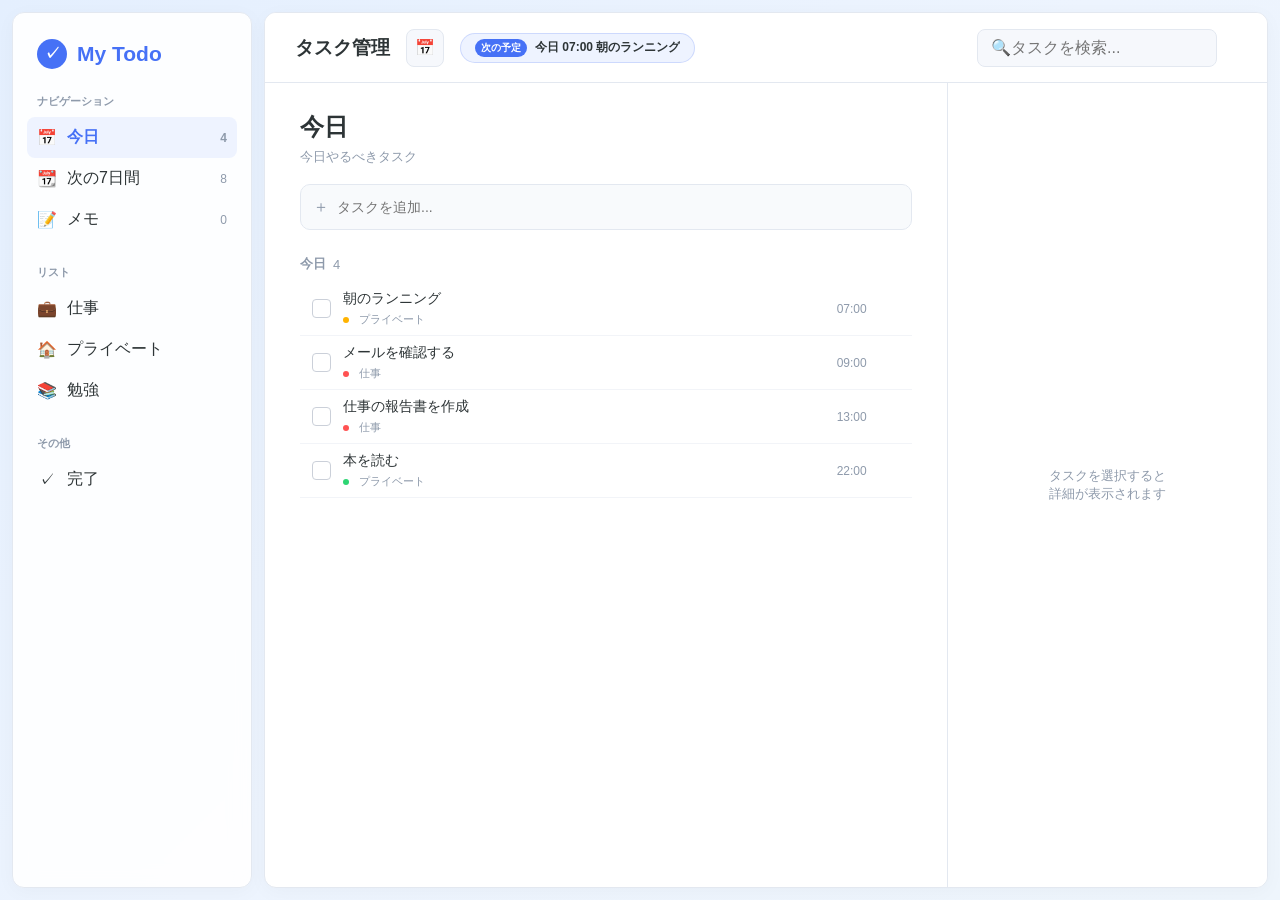
<file: ★MyToDo.html>
<!DOCTYPE html>
<html lang="ja">
<head>
<meta charset="UTF-8">
<meta name="viewport" content="width=device-width, initial-scale=1.0">

<title>My Todo</title>

<style>
/* =========================
   基本設定（画像に合わせたカラー調整）
========================= */

:root {
  /* 画像の鮮やかなメインブルー */
  --primary: #4671f6;
  --primary-light: #eef3ff;

  /* 背景：画像全体の淡いグラデーション・水色背景に合わせたカラー */
  --bg: #eaf1fa;
  --white: #ffffff;

  /* 文字色・サブ文字色 */
  --text: #2d3436;
  --sub-text: #8e9aab;

  /* ボーダー・境界線 */
  --border: #e3e8f0;

  /* 優先度やアクセントカラー */
  --red: #ff5252;
  --yellow: #ffb300;
  --green: #2ed573;

  --sidebar-width: 240px;
  --detail-width: 320px;

  --radius: 12px;
}

* {
  box-sizing: border-box;
}

body {
  margin: 0;
  font-family:
    -apple-system,
    BlinkMacSystemFont,
    "Segoe UI",
    "Noto Sans JP",
    sans-serif;

  color: var(--text);
  /* 背景を画像のような柔らかいグラデーション風に設定 */
  background: linear-gradient(135deg, #e4effe 0%, #edf4fe 50%, #eef5fc 100%);
  min-height: 100vh;
}

button,
input,
textarea,
select {
  font: inherit;
}

button {
  cursor: pointer;
}


/* =========================
   アプリ全体
========================= */

.app {
  display: flex;
  height: 100vh;
  overflow: hidden;
  padding: 12px; /* 周囲にわずかに余白を持たせて浮遊感を演出 */
  gap: 12px;
}


/* =========================
   サイドバー
========================= */

.sidebar {
  width: var(--sidebar-width);
  background: rgba(255, 255, 255, 0.9);
  backdrop-filter: blur(10px);
  border: 1px solid var(--border);
  border-radius: var(--radius);

  display: flex;
  flex-direction: column;

  padding: 22px 14px;
  box-shadow: 0 4px 20px rgba(0, 0, 0, 0.03);
}

.logo {
  display: flex;
  align-items: center;
  gap: 10px;

  padding: 4px 10px 25px;

  font-size: 21px;
  font-weight: 700;
  color: var(--primary);
}

.logo-icon {
  width: 30px;
  height: 30px;

  border-radius: 50%;

  background: var(--primary);
  color: white;

  display: flex;
  align-items: center;
  justify-content: center;

  font-size: 16px;
}

.sidebar-section {
  margin-bottom: 25px;
}

.sidebar-title {
  padding: 0 10px;
  margin-bottom: 8px;

  color: var(--sub-text);
  font-size: 11px;
  font-weight: 600;
}

.nav-item {
  display: flex;
  align-items: center;
  gap: 10px;

  width: 100%;
  padding: 10px;

  border: 0;
  border-radius: 8px;

  background: transparent;
  color: var(--text);

  text-align: left;

  transition: 0.15s;
}

.nav-item:hover {
  background: #f1f5fd;
}

.nav-item.active {
  background: var(--primary-light);
  color: var(--primary);
  font-weight: 600;
}

.nav-icon {
  width: 20px;
  text-align: center;
}

.nav-count {
  margin-left: auto;
  color: var(--sub-text);
  font-size: 12px;
}


/* =========================
   メイン
========================= */

.main {
  flex: 1;

  display: flex;
  flex-direction: column;

  min-width: 0;
  background: var(--white);
  border: 1px solid var(--border);
  border-radius: var(--radius);
  box-shadow: 0 4px 20px rgba(0, 0, 0, 0.03);
  overflow: hidden;
}


/* =========================
   ヘッダー
========================= */

.header {
  height: 70px;

  display: flex;
  align-items: center;
  justify-content: space-between;
  gap: 15px;

  padding: 0 30px;

  background: var(--white);
  border-bottom: 1px solid var(--border);
}

.header-left-group {
  display: flex;
  align-items: center;
  gap: 16px;
}

.header-title {
  font-size: 19px;
  font-weight: 700;
}

/* 「次の予定」ウィジェット（左側へしっかり寄せる） */
.header-upcoming {
  display: flex;
  align-items: center;
  gap: 8px;
  background: var(--primary-light);
  border: 1px solid rgba(70, 113, 246, 0.2);
  border-radius: 20px;
  padding: 5px 14px;
  font-size: 12px;
  color: var(--primary);
  max-width: 260px;
  cursor: pointer;
  transition: 0.15s;
}

.header-upcoming:hover {
  background: #e2ecff;
}

.upcoming-label {
  font-weight: 700;
  font-size: 10px;
  background: var(--primary);
  color: var(--white);
  padding: 2px 6px;
  border-radius: 10px;
  white-space: nowrap;
}

.upcoming-content {
  font-weight: 600;
  overflow: hidden;
  text-overflow: ellipsis;
  white-space: nowrap;
  color: var(--text);
}

/* カレンダーアイコンボタン */
.calendar-trigger-btn {
  background: #f6f8fc;
  border: 1px solid var(--border);
  border-radius: 8px;
  width: 38px;
  height: 38px;
  display: flex;
  align-items: center;
  justify-content: center;
  font-size: 16px;
  transition: 0.15s;
}

.calendar-trigger-btn:hover {
  background: var(--primary-light);
  border-color: var(--primary);
}


/* =========================
   1ヶ月カレンダーモーダル
========================= */

.calendar-modal {
  position: fixed;
  inset: 0;
  display: none;
  align-items: center;
  justify-content: center;
  background: rgba(20, 25, 35, 0.3);
  z-index: 100;
}

.calendar-modal.show {
  display: flex;
}

.calendar-box {
  width: 380px;
  max-width: calc(100% - 30px);
  background: white;
  border-radius: 14px;
  padding: 25px;
  box-shadow: 0 20px 50px rgba(0,0,0,0.15);
}

.cal-header {
  display: flex;
  align-items: center;
  justify-content: space-between;
  margin-bottom: 20px;
}

.cal-header h3 {
  margin: 0;
  font-size: 16px;
}

.cal-nav-btn {
  background: transparent;
  border: 1px solid var(--border);
  border-radius: 6px;
  width: 30px;
  height: 30px;
  display: flex;
  align-items: center;
  justify-content: center;
}

.cal-nav-btn:hover {
  background: #f3f5f9;
}

.cal-grid {
  display: grid;
  grid-template-columns: repeat(7, 1fr);
  gap: 4px;
  text-align: center;
}

.cal-weekdays {
  font-size: 12px;
  font-weight: 600;
  color: var(--sub-text);
  padding-bottom: 8px;
}

.cal-cell {
  aspect-ratio: 1;
  display: flex;
  flex-direction: column;
  align-items: center;
  justify-content: center;
  border-radius: 8px;
  font-size: 13px;
  cursor: pointer;
  position: relative;
  transition: 0.10s;
}

.cal-cell:hover {
  background: var(--primary-light);
}

.cal-cell.other-month {
  color: #cbd0d9;
}

.cal-cell.today {
  border: 1px solid var(--primary);
  font-weight: bold;
}

.cal-cell.selected {
  background: var(--primary) !important;
  color: white;
}

.cal-cell-dot {
  width: 4px;
  height: 4px;
  background: var(--primary);
  border-radius: 50%;
  position: absolute;
  bottom: 5px;
}

.cal-cell.selected .cal-cell-dot {
  background: white;
}


/* =========================
   真ん中の1週間カレンダーバー（次の7日間専用）
========================= */

.week-strip {
  display: none;
  align-items: center;
  gap: 6px;
  margin-left: 20px;
  margin-right: auto;
}

.week-strip.show {
  display: flex;
}

.week-strip-item {
  background: white;
  border: 1px solid var(--border);
  border-radius: 8px;
  width: 38px;
  height: 44px;
  display: flex;
  flex-direction: column;
  align-items: center;
  justify-content: center;
  cursor: pointer;
  position: relative;
  transition: 0.15s;
}

.week-strip-item:hover {
  border-color: var(--primary);
  background: var(--primary-light);
}

.week-strip-item.selected {
  background: var(--primary);
  border-color: var(--primary);
  color: white;
}

.ws-dayname {
  font-size: 9px;
  color: var(--sub-text);
}

.week-strip-item.selected .ws-dayname {
  color: rgba(255,255,255,0.8);
}

.ws-daynum {
  font-size: 12px;
  font-weight: bold;
}

.ws-dot {
  width: 3px;
  height: 3px;
  background: var(--primary);
  border-radius: 50%;
  position: absolute;
  bottom: 3px;
}

.week-strip-item.selected .ws-dot {
  background: white;
}


.header-right {
  display: flex;
  align-items: center;
  gap: 10px;
  margin-right: 20px;
}

.search {
  width: 240px;

  padding: 9px 13px;

  border: 1px solid var(--border);
  border-radius: 8px;

  outline: none;
  background: #f6f8fc;
}

.search:focus {
  border-color: var(--primary);
  background: white;
}


/* =========================
   コンテンツ
========================= */

.content {
  flex: 1;

  display: flex;

  min-height: 0;
}


/* =========================
   タスクエリア
========================= */

.task-area {
  flex: 1;

  padding: 28px 35px;

  overflow-y: auto;
}

.page-top {
  display: flex;
  align-items: center;
  justify-content: space-between;

  margin-bottom: 18px;
}

.page-title {
  font-size: 24px;
  font-weight: 700;
}

.page-subtitle {
  margin-top: 5px;

  color: var(--sub-text);
  font-size: 13px;
}

/* 完了画面用の全削除ボタン */
.delete-all-button {
  border: 1px solid var(--border);
  border-radius: 9px;
  padding: 10px 17px;
  background: white;
  color: var(--sub-text);
  font-weight: 600;
  display: none;
  transition: 0.15s;
}

.delete-all-button.show {
  display: inline-block;
}

.delete-all-button:hover {
  background: #f6f8fc;
  color: var(--text);
  border-color: #cbd0d9;
}


/* =========================
   タイトル直下のクイック追加バー
========================= */

.add-task {
  display: flex;
  gap: 10px;
  margin-bottom: 25px;
  background: #f8fafc;
  border: 1px solid var(--border);
  border-radius: 10px;
  padding: 6px 12px;
  align-items: center;
  transition: 0.2s;
}

.add-task:focus-within {
  background: white;
  border-color: var(--primary);
  box-shadow: 0 2px 8px rgba(70, 113, 246, 0.1);
}

.add-task.hidden {
  display: none;
}

.add-task-input-wrap {
  flex: 1;
  display: flex;
  align-items: center;
  gap: 8px;
}

.add-task-icon {
  color: var(--sub-text);
  font-size: 16px;
  flex-shrink: 0;
}

.add-task input {
  width: 100%;
  border: 0;
  outline: none;
  padding: 8px 0;
  background: transparent;
  font-size: 14px;
}


/* =========================
   タスクグループ
========================= */

.task-group {
  margin-bottom: 28px;
}

.group-title {
  display: flex;
  align-items: center;
  gap: 7px;

  margin-bottom: 9px;

  font-size: 13px;
  font-weight: 700;
  color: var(--sub-text);
}

.group-title span {
  color: var(--sub-text);
  font-weight: 400;
}


/* =========================
   タスク
========================= */

.task {
  display: flex;
  align-items: center;
  gap: 12px;

  min-height: 52px;

  padding: 8px 12px;

  border-bottom: 1px solid #f2f4f8;

  background: transparent;

  transition: 0.15s;
}

.task:hover {
  background: var(--primary-light);
  border-radius: 8px;
}

.checkbox {
  width: 19px;
  height: 19px;

  border: 1.5px solid #cbd0d9;
  border-radius: 4px;

  flex-shrink: 0;

  background: white;
}

.checkbox:hover {
  border-color: var(--primary);
}

.task.completed .checkbox {
  background: var(--primary);
  border-color: var(--primary);

  position: relative;
}

.task.completed .checkbox::after {
  content: "✓";

  position: absolute;

  color: white;

  font-size: 12px;
  font-weight: bold;

  left: 3px;
  top: -1px;
}

.task.completed .task-title {
  text-decoration: line-through;
  color: #a3a8b1;
}

.task-main {
  flex: 1;
  min-width: 0;
  cursor: pointer;
}

.task-title {
  font-size: 14px;

  overflow: hidden;
  text-overflow: ellipsis;
  white-space: nowrap;
}

.task-meta {
  display: flex;
  align-items: center;
  gap: 10px;

  margin-top: 4px;

  color: var(--sub-text);
  font-size: 11px;
}

.priority {
  width: 6px;
  height: 6px;

  border-radius: 50%;
}

.priority.high {
  background: var(--red);
}

.priority.medium {
  background: var(--yellow);
}

.priority.low {
  background: var(--green);
}

.task-time {
  color: var(--sub-text);
  font-size: 12px;
}

.delete-task {
  border: 0;

  color: #c2c6ce;
  background: transparent;

  opacity: 0;

  transition: 0.15s;
}

.task:hover .delete-task {
  opacity: 1;
}

.delete-task:hover {
  color: var(--red);
}


/* =========================
   詳細パネル
========================= */

.detail {
  width: var(--detail-width);

  background: white;
  border-left: 1px solid var(--border);

  padding: 28px;

  overflow-y: auto;
}

.detail-empty {
  height: 100%;

  display: flex;
  align-items: center;
  justify-content: center;

  text-align: center;

  color: var(--sub-text);
  font-size: 13px;
}

.detail-header {
  display: flex;
  justify-content: space-between;
  align-items: center;

  margin-bottom: 25px;
}

.detail-header h2 {
  margin: 0;

  font-size: 16px;
}

.close-detail {
  border: 0;

  background: transparent;
  color: var(--sub-text);

  font-size: 18px;
}

.detail-title {
  width: 100%;

  padding: 10px 0;

  border: 0;
  border-bottom: 1px solid var(--border);

  outline: none;

  font-size: 17px;
  font-weight: 600;
}

.detail-row {
  padding: 18px 0;

  border-bottom: 1px solid #f2f4f8;
}

.detail-label {
  margin-bottom: 8px;

  color: var(--sub-text);
  font-size: 12px;
}

.detail-value {
  display: flex;
  align-items: center;
  gap: 8px;

  font-size: 13px;
}

/* 優先度セレクトボックスの表示設定 */
.priority-select-wrap {
  display: flex;
  align-items: center;
  gap: 10px;
}

.priority-badge-dot {
  width: 10px;
  height: 10px;
  border-radius: 50%;
  display: inline-block;
  flex-shrink: 0;
}

.priority-badge-dot.high {
  background-color: var(--red);
}

.priority-badge-dot.medium {
  background-color: var(--yellow);
}

.priority-badge-dot.low {
  background-color: var(--green);
}

.detail textarea {
  width: 100%;
  min-height: 180px;

  resize: vertical;

  border: 0;
  outline: none;

  color: var(--text);

  font-size: 14px;
  line-height: 1.6;
}


/* =========================
   空状態
========================= */

.empty {
  padding: 50px 20px;

  text-align: center;

  color: var(--sub-text);
}


/* =========================
   スマホ
========================= */

@media (max-width: 900px) {

  .app {
    padding: 0;
    gap: 0;
  }

  .sidebar {
    width: 70px;
    padding: 15px 8px;
    border-radius: 0;
    border-top: 0;
    border-bottom: 0;
    border-left: 0;
  }

  .main {
    border-radius: 0;
    border: 0;
  }

  .logo {
    justify-content: center;
    padding: 5px 0 20px;
  }

  .logo-text,
  .nav-text,
  .sidebar-title,
  .nav-count {
    display: none;
  }

  .nav-item {
    justify-content: center;
  }

  .detail {
    display: none;
  }

  .task-area {
    padding: 25px 20px;
  }

  .search {
    width: 150px;
  }
}

@media (max-width: 600px) {

  .header {
    padding: 0 15px;
  }

  .header-title {
    font-size: 16px;
  }

  .header-upcoming {
    display: none; /* スマホ表示時は非表示 */
  }

  .search {
    width: 120px;
  }

  .task-area {
    padding: 20px 14px;
  }

  .page-title {
    font-size: 20px;
  }

  .week-strip {
    display: none !important;
  }

  .add-task {
    flex-direction: column;
    align-items: stretch;
  }
}
</style>
</head>


<body>

<div class="app">

  <!-- =====================
        サイドバー
  ====================== -->

  <aside class="sidebar">

    <div class="logo">
      <div class="logo-icon">✓</div>
      <span class="logo-text">My Todo</span>
    </div>


    <div class="sidebar-section">

      <div class="sidebar-title">
        ナビゲーション
      </div>

      <button class="nav-item active" data-filter="today">
        <span class="nav-icon">📅</span>
        <span class="nav-text">今日</span>
        <span class="nav-count" id="todayCount">0</span>
      </button>

      <button class="nav-item" data-filter="week">
        <span class="nav-icon">📆</span>
        <span class="nav-text">次の7日間</span>
        <span class="nav-count" id="weekCount">0</span>
      </button>

      <!-- メモBOX -->
      <button class="nav-item" data-filter="memo">
        <span class="nav-icon">📝</span>
        <span class="nav-text">メモ</span>
        <span class="nav-count" id="memoCount">0</span>
      </button>

    </div>


    <div class="sidebar-section">

      <div class="sidebar-title">
        リスト
      </div>

      <button class="nav-item" data-category="仕事">
        <span class="nav-icon">💼</span>
        <span class="nav-text">仕事</span>
      </button>

      <button class="nav-item" data-category="プライベート">
        <span class="nav-icon">🏠</span>
        <span class="nav-text">プライベート</span>
      </button>

      <button class="nav-item" data-category="勉強">
        <span class="nav-icon">📚</span>
        <span class="nav-text">勉強</span>
      </button>

    </div>


    <div class="sidebar-section">

      <div class="sidebar-title">
        その他
      </div>

      <button class="nav-item" data-filter="completed">
        <span class="nav-icon">✓</span>
        <span class="nav-text">完了</span>
      </button>

    </div>

  </aside>


  <!-- =====================
        メイン
  ====================== -->

  <main class="main">

    <header class="header">

      <div class="header-left-group">
        <div class="header-title">
          タスク管理
        </div>

        <!-- カレンダーアイコンボタン -->
        <button class="calendar-trigger-btn" id="openCalendarModal" title="月間カレンダーを開く">
          📅
        </button>

        <!-- 「次の予定」ウィジェット（左グループ内に配置して左側に寄せる） -->
        <div class="header-upcoming" id="upcomingTask">
          <span class="upcoming-label">次の予定</span>
          <span class="upcoming-content" id="upcomingTaskText">予定なし</span>
        </div>
      </div>

      <div class="header-right">

        <input
          type="text"
          id="search"
          class="search"
          placeholder="🔍タスクを検索..."
        >

      </div>

    </header>


    <div class="content">

      <!-- =====================
           タスクエリア
      ====================== -->

      <section class="task-area">

        <div class="page-top">

          <div>
            <div class="page-title" id="pageTitle">
              今日
            </div>

            <div class="page-subtitle" id="pageSubtitle">
              今日やるべきタスク
            </div>
          </div>

          <!-- 「次の7日間」を選んだときだけ表示される1週間横並びバー -->
          <div class="week-strip" id="weekStrip"></div>

          <!-- 完了画面のときだけ表示される全削除ボタン -->
          <button class="delete-all-button" id="deleteAllCompleted">
            完了済みのタスクを全削除
          </button>

        </div>


        <!-- クイック追加 -->

        <div class="add-task" id="quickAddTaskContainer">

          <!-- タスク追加（「メモ」以外で表示） -->
          <div class="add-task-input-wrap" id="taskInputWrap">
            <span class="add-task-icon">＋</span>
            <input
              type="text"
              id="quickInput"
              placeholder="タスクを追加..."
            >
          </div>

          <!-- メモ追加（「メモ」選択時のみ表示） -->
          <div class="add-task-input-wrap" id="memoInputWrap" style="display: none;">
            <span class="add-task-icon">📝</span>
            <input
              type="text"
              id="quickMemoInput"
              placeholder="メモを追加..."
            >
          </div>

        </div>


        <!-- タスク一覧 -->

        <div id="taskList"></div>

      </section>


      <!-- =====================
           詳細
      ====================== -->

      <aside class="detail" id="detailPanel">

        <div class="detail-empty">
          タスクを選択すると<br>
          詳細が表示されます
        </div>

      </aside>

    </div>

  </main>

</div>


<!-- =========================
     月間カレンダーモーダル
========================= -->

<div class="calendar-modal" id="calendarModal">
  <div class="calendar-box">
    <div class="cal-header">
      <button class="cal-nav-btn" id="calPrevMonth">‹</button>
      <h3 id="calMonthTitle">2026年 9月</h3>
      <button class="cal-nav-btn" id="calNextMonth">›</button>
    </div>
    <div class="cal-grid cal-weekdays">
      <div>日</div><div>月</div><div>火</div><div>水</div><div>木</div><div>金</div><div>土</div>
    </div>
    <div class="cal-grid" id="calDaysGrid"></div>
  </div>
</div>


<script>
/* ==================================================
   TODO APP
================================================== */


/* =========================
   初期データ
========================= */

const initialTasks = [
  {
    id: 1,
    title: "朝のランニング",
    category: "プライベート",
    date: getToday(),
    time: "07:00",
    priority: "medium",
    completed: false,
    memo: ""
  },

  {
    id: 2,
    title: "メールを確認する",
    category: "仕事",
    date: getToday(),
    time: "09:00",
    priority: "high",
    completed: false,
    memo: ""
  },

  {
    id: 3,
    title: "仕事の報告書を作成",
    category: "仕事",
    date: getToday(),
    time: "13:00",
    priority: "high",
    completed: false,
    memo: "午後までに完成させる"
  },

  {
    id: 4,
    title: "本を読む",
    category: "プライベート",
    date: getToday(),
    time: "22:00",
    priority: "low",
    completed: false,
    memo: ""
  },

  {
    id: 5,
    title: "会議に出席",
    category: "仕事",
    date: getTomorrow(),
    time: "13:00",
    priority: "high",
    completed: false,
    memo: ""
  },

  {
    id: 6,
    title: "仕事の報告書を確認",
    category: "仕事",
    date: getTomorrow(),
    time: "10:00",
    priority: "medium",
    completed: false,
    memo: ""
  },

  {
    id: 7,
    title: "家族に電話する",
    category: "プライベート",
    date: getDateAfter(2),
    time: "19:00",
    priority: "low",
    completed: false,
    memo: ""
  },

  {
    id: 8,
    title: "JavaScriptの勉強",
    category: "勉強",
    date: getDateAfter(3),
    time: "20:00",
    priority: "medium",
    completed: false,
    memo: "DOM操作について勉強"
  }
];


/* =========================
   データ
========================= */

let tasks =
  JSON.parse(localStorage.getItem("myTodoTasks"))
  || initialTasks;

let currentFilter = "today";
let currentCategory = null;
let selectedTaskId = null;
let selectedDateFilter = null; // 特定日選択用

// カレンダー表示用の現在年・月
let calCurrentYear = new Date().getFullYear();
let calCurrentMonth = new Date().getMonth();

// 下書き中のタスクID
let activeDraftTaskId = null;


/* =========================
   日付
========================= */

function getToday() {
  const date = new Date();
  return formatDate(date);
}


function getTomorrow() {
  const date = new Date();
  date.setDate(date.getDate() + 1);
  return formatDate(date);
}


function getDateAfter(days) {
  const date = new Date();
  date.setDate(date.getDate() + days);
  return formatDate(date);
}


function formatDate(date) {
  const y = date.getFullYear();
  const m = String(
    date.getMonth() + 1
  ).padStart(2, "0");

  const d = String(
    date.getDate()
  ).padStart(2, "0");

  return `${y}-${m}-${d}`;
}


/* =========================
   ヘルパー機能
========================= */

// 日付が今日から7日以内かどうか判定
function isWithinNext7Days(dateStr) {
  if (!dateStr) return false;
  const today = new Date();
  today.setHours(0, 0, 0, 0);

  const limit = new Date();
  limit.setDate(limit.getDate() + 7);
  limit.setHours(23, 59, 59, 999);

  const date = new Date(dateStr);
  return date >= today && date <= limit;
}


/* =========================
   保存
========================= */

function saveTasks() {
  localStorage.setItem(
    "myTodoTasks",
    JSON.stringify(tasks)
  );
  updateUpcomingTask();
}


/* =========================
   直近の予定更新
========================= */

function updateUpcomingTask() {
  const container = document.getElementById("upcomingTask");
  const textEl = document.getElementById("upcomingTaskText");
  if (!textEl) return;

  const todayStr = getToday();

  // 未完了かつ今日以降の日付を持つタスクのみに絞り込む
  const upcomingTasks = tasks.filter(task => !task.completed && task.date && task.date >= todayStr);

  // 日時昇順ソート
  upcomingTasks.sort((a, b) => {
    const aDateTime = `${a.date} ${a.time || "23:59"}`;
    const bDateTime = `${b.date} ${b.time || "23:59"}`;
    return aDateTime.localeCompare(bDateTime);
  });

  const nextTask = upcomingTasks[0];

  if (nextTask) {
    let dateDisplay = "";
    if (nextTask.date === todayStr) {
      dateDisplay = "今日";
    } else if (nextTask.date === getTomorrow()) {
      dateDisplay = "明日";
    } else {
      const d = new Date(nextTask.date);
      dateDisplay = `${d.getMonth() + 1}/${d.getDate()}`;
    }

    const timeDisplay = nextTask.time ? ` ${nextTask.time}` : "";
    textEl.textContent = `${dateDisplay}${timeDisplay} ${nextTask.title}`;
    
    container.onclick = () => {
      showDetail(nextTask.id);
    };
  } else {
    textEl.textContent = "直近の予定はありません";
    container.onclick = null;
  }
}


/* =========================
   タスクID
========================= */

function generateId() {
  return Date.now() +
    Math.floor(Math.random() * 1000);
}


/* =========================
   月間カレンダー描画
========================= */

function renderMonthCalendar() {
  const titleEl = document.getElementById("calMonthTitle");
  const gridEl = document.getElementById("calDaysGrid");

  titleEl.textContent = `${calCurrentYear}年 ${calCurrentMonth + 1}月`;
  gridEl.innerHTML = "";

  const firstDayIndex = new Date(calCurrentYear, calCurrentMonth, 1).getDay();
  const lastDay = new Date(calCurrentYear, calCurrentMonth + 1, 0).getDate();
  const prevLastDay = new Date(calCurrentYear, calCurrentMonth, 0).getDate();

  for (let i = firstDayIndex; i > 0; i--) {
    const dayNum = prevLastDay - i + 1;
    const m = calCurrentMonth === 0 ? 12 : calCurrentMonth;
    const y = calCurrentMonth === 0 ? calCurrentYear - 1 : calCurrentYear;
    const dateStr = `${y}-${String(m).padStart(2, "0")}-${String(dayNum).padStart(2, "0")}`;
    createCell(gridEl, dayNum, dateStr, true);
  }

  for (let i = 1; i <= lastDay; i++) {
    const m = calCurrentMonth + 1;
    const dateStr = `${calCurrentYear}-${String(m).padStart(2, "0")}-${String(i).padStart(2, "0")}`;
    createCell(gridEl, i, dateStr, false);
  }

  const totalCells = firstDayIndex + lastDay;
  const nextDaysCount = totalCells <= 35 ? 35 - totalCells : 42 - totalCells;
  for (let i = 1; i <= nextDaysCount; i++) {
    const m = calCurrentMonth === 11 ? 1 : calCurrentMonth + 2;
    const y = calCurrentMonth === 11 ? calCurrentYear + 1 : calCurrentYear;
    const dateStr = `${y}-${String(m).padStart(2, "0")}-${String(i).padStart(2, "0")}`;
    createCell(gridEl, i, dateStr, true);
  }
}

function createCell(gridEl, dayNum, dateStr, isOtherMonth) {
  const cell = document.createElement("div");
  cell.className = "cal-cell";
  if (isOtherMonth) cell.classList.add("other-month");
  if (dateStr === getToday()) cell.classList.add("today");
  if (dateStr === selectedDateFilter) cell.classList.add("selected");

  const hasTask = tasks.some(task => task.date === dateStr);

  let html = `<span>${dayNum}</span>`;
  if (hasTask) {
    html += `<span class="cal-cell-dot"></span>`;
  }
  cell.innerHTML = html;

  cell.addEventListener("click", () => {
    selectedDateFilter = dateStr;
    currentFilter = "date";
    currentCategory = null;

    document.querySelectorAll(".nav-item").forEach(item => item.classList.remove("active"));

    updatePageTitle();
    renderTasks();
    document.getElementById("calendarModal").classList.remove("show");
  });

  gridEl.appendChild(cell);
}

document.getElementById("calPrevMonth").addEventListener("click", () => {
  calCurrentMonth--;
  if (calCurrentMonth < 0) {
    calCurrentMonth = 11;
    calCurrentYear--;
  }
  renderMonthCalendar();
});

document.getElementById("calNextMonth").addEventListener("click", () => {
  calCurrentMonth++;
  if (calCurrentMonth > 11) {
    calCurrentMonth = 0;
    calCurrentYear++;
  }
  renderMonthCalendar();
});

const calendarModal = document.getElementById("calendarModal");
document.getElementById("openCalendarModal").addEventListener("click", () => {
  if (selectedDateFilter) {
    const parts = selectedDateFilter.split("-");
    calCurrentYear = Number(parts[0]);
    calCurrentMonth = Number(parts[1]) - 1;
  }
  renderMonthCalendar();
  calendarModal.classList.add("show");
});

calendarModal.addEventListener("click", (e) => {
  if (e.target === calendarModal) {
    calendarModal.classList.remove("show");
  }
});


/* =========================
   次の7日間用の1週間バー描画
========================= */

function renderWeekStrip() {
  const stripEl = document.getElementById("weekStrip");
  stripEl.innerHTML = "";

  const dayNames = ["日", "月", "火", "水", "木", "金", "土"];

  for (let i = 0; i < 7; i++) {
    const d = new Date();
    d.setDate(d.getDate() + i);
    const dateStr = formatDate(d);
    const dayName = dayNames[d.getDay()];
    const dayNum = d.getDate();

    const item = document.createElement("div");
    item.className = "week-strip-item";
    if (dateStr === selectedDateFilter) {
      item.classList.add("selected");
    }

    const hasTask = tasks.some(task => task.date === dateStr);

    let html = `
      <span class="ws-dayname">${dayName}</span>
      <span class="ws-daynum">${dayNum}</span>
    `;
    if (hasTask) {
      html += `<span class="ws-dot"></span>`;
    }
    item.innerHTML = html;

    item.addEventListener("click", () => {
      if (selectedDateFilter === dateStr) {
        selectedDateFilter = null;
        currentFilter = "week";
      } else {
        selectedDateFilter = dateStr;
        currentFilter = "date";
      }
      updatePageTitle();
      renderTasks();
      renderWeekStrip();
    });

    stripEl.appendChild(item);
  }
}


/* =========================
   タスク表示
========================= */

function renderTasks() {
  const list =
    document.getElementById("taskList");

  const search =
    document.getElementById("search")
      .value
      .toLowerCase();


  let filtered = tasks.filter(task => {

    /* 検索 */

    if (
      search &&
      !task.title.toLowerCase().includes(search)
    ) {
      return false;
    }


    /* 特定日選択 */
    if (selectedDateFilter) {
      return task.date === selectedDateFilter;
    }


    /* カテゴリ（仕事、プライベート、勉強など） */

    if (currentCategory) {
      return task.date && isWithinNext7Days(task.date) && task.category === currentCategory;
    }


    /* フィルター */

    if (currentFilter === "today") {
      return task.date === getToday();
    }


    if (currentFilter === "week") {
      return isWithinNext7Days(task.date);
    }


    if (currentFilter === "completed") {
      return task.completed;
    }


    if (currentFilter === "memo") {
      return !task.date && !task.completed;
    }


    return true;

  });


  /* 日付順 */

  filtered.sort((a, b) => {
    const aDate =
      `${a.date || ""} ${a.time || ""}`;

    const bDate =
      `${b.date || ""} ${b.time || ""}`;

    return aDate.localeCompare(bDate);
  });


  if (filtered.length === 0) {
    list.innerHTML = `
      <div class="empty">
        タスクはありません
      </div>
    `;
    return;
  }


  /* 日付ごとにグループ化 */

  const groups = {};

  filtered.forEach(task => {
    const key = task.date || "メモ";
    if (!groups[key]) {
      groups[key] = [];
    }
    groups[key].push(task);
  });


  list.innerHTML = "";


  Object.entries(groups).forEach(
    ([date, groupTasks]) => {

      const group =
        document.createElement("div");

      group.className = "task-group";


      const title =
        document.createElement("div");

      title.className = "group-title";

      title.innerHTML = `
        ${getGroupTitle(date)}
        <span>${groupTasks.length}</span>
      `;


      group.appendChild(title);


      groupTasks.forEach(task => {
        group.appendChild(
          createTaskElement(task)
        );
      });


      list.appendChild(group);

    }
  );

}


/* =========================
   グループタイトル
========================= */

function getGroupTitle(date) {
  if (date === "メモ" || !date) {
    return "メモ";
  }

  if (date === getToday()) {
    return "今日";
  }

  if (date === getTomorrow()) {
    return "明日";
  }

  const d = new Date(date);
  return `${d.getMonth() + 1}月${d.getDate()}日`;
}


/* =========================
   タスクHTML
========================= */

function createTaskElement(task) {
  const element =
    document.createElement("div");

  element.className =
    "task" +
    (task.completed
      ? " completed"
      : "");

  const priorityHtml = task.date
    ? `<span class="priority ${task.priority}"></span>`
    : "";

  const defaultTitle = task.date ? "（新規タスク）" : "（新規メモ）";

  element.innerHTML = `

    <button
      class="checkbox"
      data-action="complete"
      data-id="${task.id}">
    </button>

    <div
      class="task-main"
      data-action="detail"
      data-id="${task.id}"
    >

      <div class="task-title">
        ${escapeHTML(task.title || defaultTitle)}
      </div>

      <div class="task-meta">

        ${priorityHtml}

        <span>
          ${escapeHTML(task.category || "メモ")}
        </span>

      </div>

    </div>

    ${
      task.time
      ?
      `<div class="task-time">
        ${task.time}
      </div>`
      :
      ""
    }

    <button
      class="delete-task"
      data-action="delete"
      data-id="${task.id}"
    >
      ×
    </button>

  `;


  return element;

}


/* =========================
   HTMLエスケープ
========================= */

function escapeHTML(value) {
  return value
    .replaceAll("&", "&amp;")
    .replaceAll("<", "&lt;")
    .replaceAll(">", "&gt;")
    .replaceAll('"', "&quot;")
    .replaceAll("'", "&#039;");
}


/* =========================
   タスク操作クリックイベント
========================= */

document
  .getElementById("taskList")
  .addEventListener(
    "click",
    event => {

      const target =
        event.target.closest("[data-action]");

      if (!target) return;


      const id =
        Number(target.dataset.id);

      const action =
        target.dataset.action;


      if (action === "complete") {
        toggleTask(id);
      }


      if (action === "delete") {
        deleteTask(id);
      }


      if (action === "detail") {
        activeDraftTaskId = null;
        showDetail(id);
      }

    }
  );


/* =========================
   完了
========================= */

function toggleTask(id) {
  const task =
    tasks.find(task => task.id === id);

  if (!task) return;

  task.completed =
    !task.completed;

  saveTasks();
  renderTasks();
  updateCounts();
  if (currentFilter === "week") {
    renderWeekStrip();
  }

  if (selectedTaskId === id) {
    showDetail(id);
  }
}


/* =========================
   削除
========================= */

function deleteTask(id) {
  tasks =
    tasks.filter(task => task.id !== id);

  saveTasks();
  renderTasks();
  updateCounts();
  if (currentFilter === "week") {
    renderWeekStrip();
  }


  if (selectedTaskId === id) {
    selectedTaskId = null;
    document.getElementById(
      "detailPanel"
    ).innerHTML = `
      <div class="detail-empty">
        タスクを選択すると<br>
        詳細が表示されます
      </div>
    `;
  }
}


/* =========================
   完了したタスクを全削除
========================= */

document.getElementById("deleteAllCompleted").addEventListener("click", () => {
  if (!confirm("完了済みのタスクをすべて削除しますか？")) return;

  tasks = tasks.filter(task => !task.completed);

  saveTasks();
  renderTasks();
  updateCounts();

  if (selectedTaskId !== null) {
    const selectedTask = tasks.find(t => t.id === selectedTaskId);
    if (!selectedTask) {
      selectedTaskId = null;
      document.getElementById("detailPanel").innerHTML = `
        <div class="detail-empty">
          タスクを選択すると<br>
          詳細が表示されます
        </div>
      `;
    }
  }
});


/* =========================
   詳細表示
========================= */

function showDetail(id) {
  const task =
    tasks.find(task => task.id === id);

  if (!task) return;

  selectedTaskId = id;

  const panel = document.getElementById("detailPanel");

  if (!task.date) {
    panel.innerHTML = `
      <div class="detail-header">
        <h2>メモ詳細</h2>
        <button class="close-detail" id="closeDetail">×</button>
      </div>

      <input
        class="detail-title"
        id="detailTitle"
        value="${escapeHTML(task.title)}"
        placeholder="メモのタイトル..."
      >

      <div class="detail-row" style="border-bottom: none;">
        <div class="detail-label">本文</div>
        <textarea
          id="detailMemo"
          placeholder="メモを入力..."
        >${escapeHTML(task.memo || "")}</textarea>
      </div>
    `;

    const fields = ["detailTitle", "detailMemo"];
    fields.forEach(fieldId => {
      const element = document.getElementById(fieldId);
      if (element) {
        element.addEventListener("input", saveDetail);
        element.addEventListener("change", saveDetail);
      }
    });

    document.getElementById("closeDetail").addEventListener("click", () => {
      selectedTaskId = null;
      activeDraftTaskId = null;
      panel.innerHTML = `
        <div class="detail-empty">
          タスクを選択すると<br>
          詳細が表示されます
        </div>
      `;
    });

    return;
  }

  panel.innerHTML = `

    <div class="detail-header">

      <h2>タスク詳細</h2>

      <button
        class="close-detail"
        id="closeDetail"
      >
        ×
      </button>

    </div>


    <input
      class="detail-title"
      id="detailTitle"
      value="${escapeHTML(task.title)}"
      placeholder="タイトルを入力..."
    >


    <div class="detail-row">

      <div class="detail-label">
        カテゴリ
      </div>

      <div class="detail-value">

        <select
          class="form-select"
          id="detailCategory"
        >

          <option
            ${task.category === "仕事" ? "selected" : ""}
          >
            仕事
          </option>

          <option
            ${task.category === "プライベート" ? "selected" : ""}
          >
            プライベート
          </option>

          <option
            ${task.category === "勉強" ? "selected" : ""}
          >
            勉強
          </option>

        </select>

      </div>

    </div>


    <div class="detail-row">

      <div class="detail-label">
        期限
      </div>

      <input
        class="form-input"
        type="date"
        id="detailDate"
        value="${task.date || ""}"
      >

    </div>


    <div class="detail-row">

      <div class="detail-label">
        時間
      </div>

      <input
        class="form-input"
        type="time"
        id="detailTime"
        value="${task.time || ""}"
      >

    </div>


    <div class="detail-row">

      <div class="detail-label">
        優先度
      </div>

      <div class="priority-select-wrap">
        <span class="priority-badge-dot ${task.priority}" id="priorityIndicator"></span>
        <select
          class="form-select"
          id="detailPriority"
        >

          <option
            value="low"
            ${task.priority === "low" ? "selected" : ""}
          >
            🟢 低
          </option>

          <option
            value="medium"
            ${task.priority === "medium" ? "selected" : ""}
          >
            🟡 中
          </option>

          <option
            value="high"
            ${task.priority === "high" ? "selected" : ""}
          >
            🔴 高
          </option>

        </select>
      </div>

    </div>


    <div class="detail-row">

      <div class="detail-label">
        メモ
      </div>

      <textarea
        id="detailMemo"
        placeholder="メモを入力..."
      >${escapeHTML(task.memo || "")}</textarea>

    </div>

  `;


  const fields = [
    "detailTitle",
    "detailCategory",
    "detailDate",
    "detailTime",
    "detailPriority",
    "detailMemo"
  ];


  fields.forEach(fieldId => {
    const element =
      document.getElementById(fieldId);

    if (element) {
      element.addEventListener(
        "input",
        saveDetail
      );

      element.addEventListener(
        "change",
        saveDetail
      );
    }
  });


  document
    .getElementById("closeDetail")
    .addEventListener(
      "click",
      () => {
        selectedTaskId = null;
        activeDraftTaskId = null;
        panel.innerHTML = `
          <div class="detail-empty">
            タスクを選択すると<br>
            詳細が表示されます
          </div>
        `;
      }
    );

}


/* =========================
   詳細保存
========================= */

function saveDetail() {
  const task =
    tasks.find(
      task => task.id === selectedTaskId
    );

  if (!task) return;


  const titleEl = document.getElementById("detailTitle");
  if (titleEl) task.title = titleEl.value;

  const categoryEl = document.getElementById("detailCategory");
  if (categoryEl) task.category = categoryEl.value;

  const dateEl = document.getElementById("detailDate");
  if (dateEl) task.date = dateEl.value;

  const timeEl = document.getElementById("detailTime");
  if (timeEl) task.time = timeEl.value;

  const priorityEl = document.getElementById("detailPriority");
  if (priorityEl) {
    task.priority = priorityEl.value;
    const indicator = document.getElementById("priorityIndicator");
    if (indicator) {
      indicator.className = `priority-badge-dot ${task.priority}`;
    }
  }

  const memoEl = document.getElementById("detailMemo");
  if (memoEl) task.memo = memoEl.value;

  saveTasks();
  renderTasks();
  updateCounts();
  if (currentFilter === "week") {
    renderWeekStrip();
  }
}


/* =========================
   クイック追加（タスク用）
========================= */

const quickInput = document.getElementById("quickInput");

quickInput.addEventListener("focus", () => {
  if (activeDraftTaskId) {
    const draftTask = tasks.find(t => t.id === activeDraftTaskId);
    if (draftTask && !draftTask.title.trim() && !draftTask.memo.trim()) {
      tasks = tasks.filter(t => t.id !== activeDraftTaskId);
    }
  }

  const newTask = {
    id: generateId(),
    title: quickInput.value.trim(),
    category: currentCategory || "仕事",
    date: selectedDateFilter || getToday(),
    time: "",
    priority: "medium",
    completed: false,
    memo: ""
  };

  tasks.push(newTask);
  activeDraftTaskId = newTask.id;

  saveTasks();
  renderTasks();
  updateCounts();
  showDetail(newTask.id);
});

quickInput.addEventListener("input", event => {
  if (!activeDraftTaskId) return;

  const task = tasks.find(t => t.id === activeDraftTaskId);
  if (task) {
    task.title = event.target.value;
    const detailTitleEl = document.getElementById("detailTitle");
    if (detailTitleEl) {
      detailTitleEl.value = task.title;
    }
    saveTasks();
    renderTasks();
  }
});

quickInput.addEventListener("keydown", event => {
  if (event.key === "Enter") {
    const title = event.target.value.trim();
    if (!title && activeDraftTaskId) {
      deleteTask(activeDraftTaskId);
    }
    activeDraftTaskId = null;
    event.target.value = "";
    event.target.blur();
  }
});

quickInput.addEventListener("blur", (e) => {
  if (e.relatedTarget && e.relatedTarget.closest("#detailPanel")) {
    return;
  }

  if (activeDraftTaskId) {
    const task = tasks.find(t => t.id === activeDraftTaskId);
    if (task) {
      if (!task.title.trim() && !task.memo.trim()) {
        deleteTask(activeDraftTaskId);
      }
    }
    activeDraftTaskId = null;
  }
  quickInput.value = "";
});


/* =========================
   クイック追加（メモ用）
========================= */

const quickMemoInput = document.getElementById("quickMemoInput");

quickMemoInput.addEventListener("focus", () => {
  if (activeDraftTaskId) {
    const draftTask = tasks.find(t => t.id === activeDraftTaskId);
    if (draftTask && !draftTask.title.trim() && !draftTask.memo.trim()) {
      tasks = tasks.filter(t => t.id !== activeDraftTaskId);
    }
  }

  const newMemoTask = {
    id: generateId(),
    title: quickMemoInput.value.trim(),
    category: "メモ",
    date: "",
    time: "",
    priority: "none",
    completed: false,
    memo: ""
  };

  tasks.push(newMemoTask);
  activeDraftTaskId = newMemoTask.id;

  saveTasks();
  renderTasks();
  updateCounts();
  showDetail(newMemoTask.id);
});

quickMemoInput.addEventListener("input", event => {
  if (!activeDraftTaskId) return;

  const task = tasks.find(t => t.id === activeDraftTaskId);
  if (task) {
    task.title = event.target.value;
    const detailTitleEl = document.getElementById("detailTitle");
    if (detailTitleEl) {
      detailTitleEl.value = task.title;
    }
    saveTasks();
    renderTasks();
  }
});

quickMemoInput.addEventListener("keydown", event => {
  if (event.key === "Enter") {
    const title = event.target.value.trim();
    if (!title && activeDraftTaskId) {
      deleteTask(activeDraftTaskId);
    }
    activeDraftTaskId = null;
    event.target.value = "";
    event.target.blur();
  }
});

quickMemoInput.addEventListener("blur", (e) => {
  if (e.relatedTarget && e.relatedTarget.closest("#detailPanel")) {
    return;
  }

  if (activeDraftTaskId) {
    const task = tasks.find(t => t.id === activeDraftTaskId);
    if (task) {
      if (!task.title.trim() && !task.memo.trim()) {
        deleteTask(activeDraftTaskId);
      }
    }
    activeDraftTaskId = null;
  }
  quickMemoInput.value = "";
});


/* =========================
   詳細のタイトル・メモ入力欄でEnterを押したときの処理
========================= */
document.addEventListener("keydown", event => {
  if (event.key === "Enter") {
    // 詳細パネル内の input (タイトル) または textarea (メモ) にフォーカスがある場合
    const activeEl = document.activeElement;
    if (activeEl && activeEl.closest("#detailPanel") && (activeEl.tagName === "INPUT" || activeEl.tagName === "TEXTAREA")) {
      // クイック追加欄の文字を強制的にクリアする
      const quickInputEl = document.getElementById("quickInput");
      const quickMemoInputEl = document.getElementById("quickMemoInput");
      if (quickInputEl) quickInputEl.value = "";
      if (quickMemoInputEl) quickMemoInputEl.value = "";
      
      activeDraftTaskId = null;
      activeEl.blur(); // フォーカスを外すことで入力完了にする
    }
  }
});


/* =========================
   ESCで閉じる
========================= */

document.addEventListener(
  "keydown",
  event => {
    if (event.key === "Escape") {
      calendarModal.classList.remove("show");
    }
  }
);


/* =========================
   サイドバー
========================= */

document
  .querySelectorAll(".nav-item")
  .forEach(button => {

    button.addEventListener(
      "click",
      () => {

        document
          .querySelectorAll(".nav-item")
          .forEach(item =>
            item.classList.remove("active")
          );

        button.classList.add("active");


        currentCategory =
          button.dataset.category || null;

        selectedDateFilter = null;


        if (button.dataset.filter) {
          currentFilter =
            button.dataset.filter;
        }


        if (currentCategory) {
          currentFilter = "all";
        }


        updatePageTitle();
        renderTasks();

      }
    );

  });


/* =========================
   ページタイトル & 入力バー表示切り替え
========================= */

function updatePageTitle() {
  const title =
    document.getElementById("pageTitle");

  const subtitle =
    document.getElementById("pageSubtitle");

  const weekStrip =
    document.getElementById("weekStrip");

  const deleteAllBtn =
    document.getElementById("deleteAllCompleted");

  const quickAddTaskContainer =
    document.getElementById("quickAddTaskContainer");

  const taskInputWrap =
    document.getElementById("taskInputWrap");

  const memoInputWrap =
    document.getElementById("memoInputWrap");


  if (currentFilter === "week" && !selectedDateFilter) {
    weekStrip.classList.add("show");
    renderWeekStrip();
  } else {
    weekStrip.classList.remove("show");
  }


  if (currentFilter === "completed" && !selectedDateFilter && !currentCategory) {
    deleteAllBtn.classList.add("show");
    quickAddTaskContainer.classList.add("hidden");
  } else {
    deleteAllBtn.classList.remove("show");
    quickAddTaskContainer.classList.remove("hidden");
  }


  if (currentFilter === "memo" && !currentCategory && !selectedDateFilter) {
    taskInputWrap.style.display = "none";
    memoInputWrap.style.display = "flex";
  } else {
    taskInputWrap.style.display = "flex";
    memoInputWrap.style.display = "none";
  }


  if (selectedDateFilter) {
    const d = new Date(selectedDateFilter);
    title.textContent = `${d.getMonth() + 1}月${d.getDate()}日`;
    subtitle.textContent = `${selectedDateFilter} のタスク`;
    return;
  }


  if (currentCategory) {
    title.textContent =
      currentCategory;

    subtitle.textContent =
      `${currentCategory}のタスク`;

    return;
  }


  const titles = {
    today: [
      "今日",
      "今日やるべきタスク"
    ],
    week: [
      "次の7日間",
      "これから7日間のタスク"
    ],
    memo: [
      "メモ",
      "一時的なメモや未整理のタスク"
    ],
    completed: [
      "完了",
      "完了したタスク"
    ]
  };


  const data =
    titles[currentFilter]
    || ["タスク", ""];


  title.textContent =
    data[0];

  subtitle.textContent =
    data[1];
}


/* =========================
   件数
========================= */

function updateCounts() {
  const today =
    tasks.filter(
      task =>
        task.date === getToday()
        && !task.completed
    ).length;


  const week =
    tasks.filter(
      task =>
        isWithinNext7Days(task.date)
        && !task.completed
    ).length;


  const memo =
    tasks.filter(
      task => !task.date && !task.completed
    ).length;


  document.getElementById(
    "todayCount"
  ).textContent = today;


  document.getElementById(
    "weekCount"
  ).textContent = week;


  document.getElementById(
    "memoCount"
  ).textContent = memo;
}


/* =========================
   検索
========================= */

document
  .getElementById("search")
  .addEventListener(
    "input",
    renderTasks
  );


/* =========================
   初期化
========================= */

renderTasks();
updateCounts();
updatePageTitle();
updateUpcomingTask();

</script>

</body>
</html>
</file>
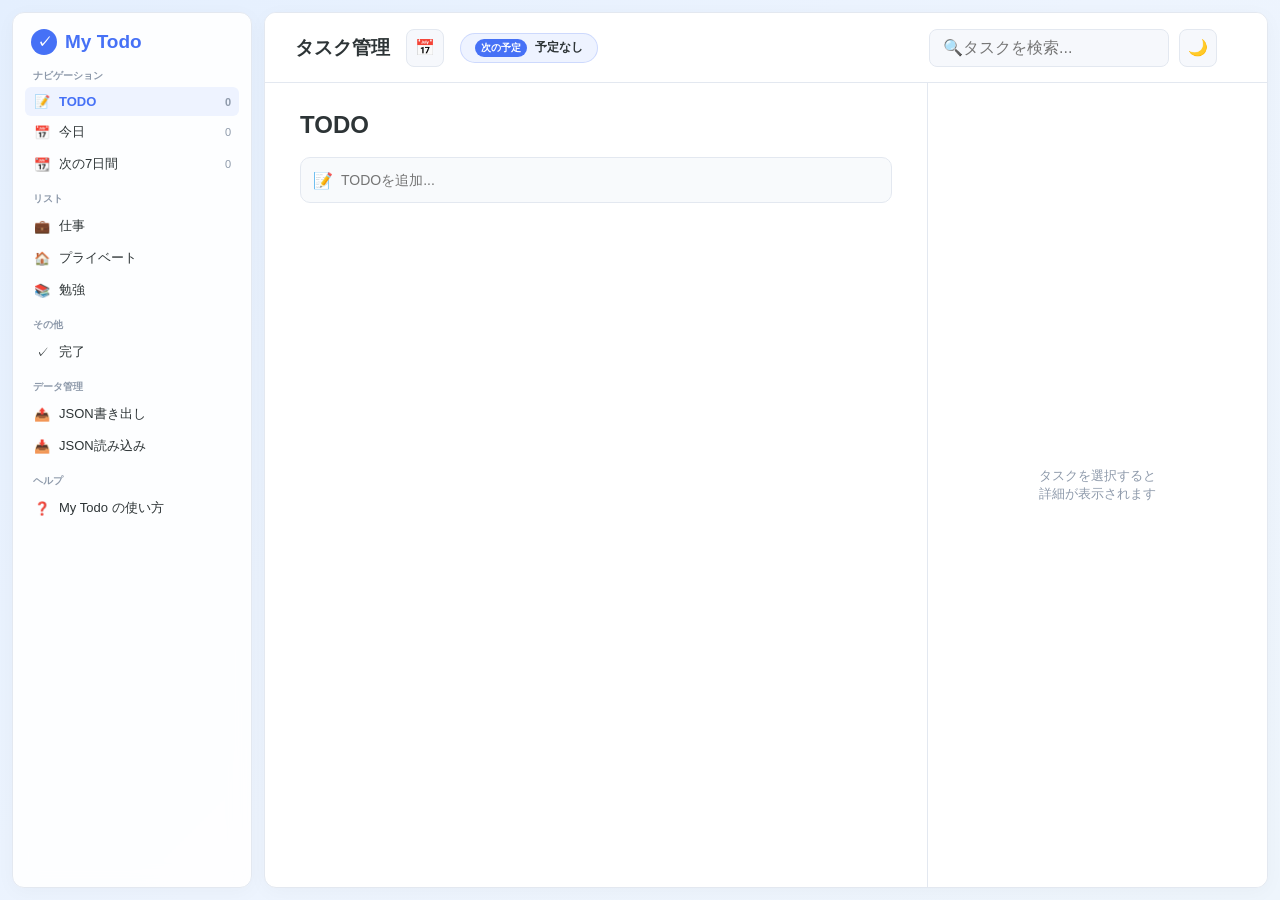
<file: ver2/index - ver2 -.html>
<!doctype html>
<html lang="ja">
  <head>
    <meta charset="UTF-8" />
    <meta name="viewport" content="width=device-width, initial-scale=1.0" />
    <link rel="stylesheet" href="style.css">
    <title>My Todo</title>
  </head>

  <body>
    <div class="app">
      <!-- =====================
        サイドバー
  ====================== -->

      <aside class="sidebar">
        <div class="logo">
          <div class="logo-icon">✓</div>
          <span class="logo-text">My Todo</span>
        </div>

        <div class="sidebar-section">
          <div class="sidebar-title">ナビゲーション</div>

          <button class="nav-item active" data-filter="memo" title="TODO">
            <span class="nav-icon">📝</span>
            <span class="nav-text">TODO</span>
            <span class="nav-count" id="memoCount">0</span>
          </button>

          <button class="nav-item" data-filter="today" title="今日">
            <span class="nav-icon">📅</span>
            <span class="nav-text">今日</span>
            <span class="nav-count" id="todayCount">0</span>
          </button>

          <button class="nav-item" data-filter="week" title="次の7日間">
            <span class="nav-icon">📆</span>
            <span class="nav-text">次の7日間</span>
            <span class="nav-count" id="weekCount">0</span>
          </button>
        </div>

        <div class="sidebar-section">
          <div class="sidebar-title">リスト</div>

          <button class="nav-item" data-category="仕事" title="仕事">
            <span class="nav-icon">💼</span>
            <span class="nav-text">仕事</span>
          </button>

          <button
            class="nav-item"
            data-category="プライベート"
            title="プライベート"
          >
            <span class="nav-icon">🏠</span>
            <span class="nav-text">プライベート</span>
          </button>

          <button class="nav-item" data-category="勉強" title="勉強">
            <span class="nav-icon">📚</span>
            <span class="nav-text">勉強</span>
          </button>
        </div>

        <div class="sidebar-section">
          <div class="sidebar-title">その他</div>

          <button class="nav-item" data-filter="completed" title="完了">
            <span class="nav-icon">✓</span>
            <span class="nav-text">完了</span>
          </button>
        </div>

        <!-- =====================
         バックアップ機能
    ====================== -->

        <div class="sidebar-section">
          <div class="sidebar-title">データ管理</div>

          <button class="nav-item" id="exportBtn" title="JSON書き出し">
            <span class="nav-icon">📤</span>
            <span class="nav-text">JSON書き出し</span>
          </button>

          <button class="nav-item" id="importBtn" title="JSON読み込み">
            <span class="nav-icon">📥</span>
            <span class="nav-text">JSON読み込み</span>
          </button>
          <input
            type="file"
            id="importFile"
            accept=".json"
            style="display: none"
          />
        </div>

        <!-- =====================
         ヘルプ
    ====================== -->

        <div class="sidebar-section">
          <div class="sidebar-title">ヘルプ</div>

          <button class="nav-item" id="helpBtn" title="My Todo の使い方">
            <span class="nav-icon">❓</span>
            <span class="nav-text"> My Todo の使い方</span>
          </button>
        </div>
      </aside>

      <!-- =====================
        メイン
  ====================== -->

      <main class="main">
        <header class="header">
          <div class="header-left-group">
            <div class="header-title">タスク管理</div>

            <button
              class="header-icon-btn"
              id="openCalendarModal"
              title="月間カレンダーを開く"
            >
              📅
            </button>

            <div class="header-upcoming" id="upcomingTask">
              <span class="upcoming-label">次の予定</span>
              <span class="upcoming-content" id="upcomingTaskText"
                >予定なし</span
              >
            </div>
          </div>

          <div class="header-right">
            <input
              type="text"
              id="search"
              class="search"
              placeholder="🔍タスクを検索..."
            />

            <!-- ダークモード切り替えボタン -->
            <button
              class="header-icon-btn"
              id="darkModeBtn"
              title="ダークモード切替"
            >
              🌙
            </button>
          </div>
        </header>

        <div class="content">
          <!-- =====================
           タスクエリア
      ====================== -->

          <section class="task-area">
            <div class="page-top">
              <div>
                <div class="page-title" id="pageTitle">TODO</div>

                <div class="page-subtitle" id="pageSubtitle">
                  一時的なメモや未整理のタスク
                </div>
              </div>

              <div class="week-strip" id="weekStrip"></div>

              <button class="delete-all-button" id="deleteAllCompleted">
                完了済みのタスクを全削除
              </button>
            </div>

            <!-- クイック追加 -->

            <div class="add-task" id="quickAddTaskContainer">
              <div
                class="add-task-input-wrap"
                id="taskInputWrap"
                style="display: none"
              >
                <span class="add-task-icon">＋</span>
                <input
                  type="text"
                  id="quickInput"
                  placeholder="タスクを追加..."
                  readonly
                />
              </div>

              <div class="add-task-input-wrap" id="memoInputWrap">
                <span class="add-task-icon">📝</span>
                <input
                  type="text"
                  id="quickMemoInput"
                  placeholder="TODOを追加..."
                  readonly
                />
              </div>
            </div>

            <!-- タスク一覧 -->

            <div id="taskList"></div>
          </section>

          <!-- =====================
           詳細
      ====================== -->

          <aside class="detail" id="detailPanel">
            <div class="detail-empty">
              タスクを選択すると<br />
              詳細が表示されます
            </div>
          </aside>
        </div>
      </main>
    </div>

    <!-- =========================
     月間カレンダーモーダル
========================= -->

    <div class="calendar-modal" id="calendarModal">
      <div class="calendar-box">
        <div class="cal-header">
          <button class="cal-nav-btn" id="calPrevMonth">‹</button>
          <h3 id="calMonthTitle">2026年 9月</h3>
          <button class="cal-nav-btn" id="calNextMonth">›</button>
        </div>
        <div class="cal-grid cal-weekdays">
          <div>日</div>
          <div>月</div>
          <div>火</div>
          <div>水</div>
          <div>木</div>
          <div>金</div>
          <div>土</div>
        </div>
        <div class="cal-grid" id="calDaysGrid"></div>
      </div>
    </div>

    <!-- =========================
     本文全文表示モーダル
========================= -->

    <div class="memo-modal" id="memoModal">
      <div class="memo-modal-box">
        <div class="memo-modal-header">
          <h3 id="memoModalTitle">本文全文</h3>
          <button class="memo-modal-close" id="memoModalClose">×</button>
        </div>
        <div class="memo-modal-content" id="memoModalBody"></div>
      </div>
    </div>

    <!-- =========================
     使い方説明モーダル
========================= -->

    <div class="memo-modal" id="helpModal">
      <div class="memo-modal-box">
        <div class="memo-modal-header">
          <h3>❓ My Todo の使い方</h3>
          <button class="memo-modal-close" id="helpModalClose">×</button>
        </div>
        <div class="memo-modal-content">
          <b>1. タスクの追加と管理</b><br />
          ・「TODO」や「今日」、「次の7日間」からタスクを追加・確認できます。<br />
          ・タスクをクリックすると、詳細パネルで時間や優先度、メモを変更できます。<br />
          ・タスクのメモをクリックして全文を表示できます。<br />

          <b>2. 次の予定機能</b><br />
          ・画面上部にある「次の予定」をクリックすると、一番近い予定の詳細（日付・時間・メモ）をその場で確認できます。<br />

          <b>3. データの保存と復元</b><br />
          ・📤JSON書き出し：いま登録されているすべてのタスクを、ファイルとして保存（バックアップ）できます。<br />
          ・📥JSON読み込み：バックアップしたデータを他の端末などで読み込むことでデータを引き継いで使用することができます。<br />

          <b>※注意</b>
          過ぎた予定は、ページの再読み込み（更新）をしないと「次の予定」に表示し続けてしまうことがあります。
        </div>
      </div>
    </div>

    <script src="./main.js"></script>
  </body>
</html>
</file>
<file: ver2/style.css>
@charset 'UTF-8';
/* =========================
   基本設定（ライト / ダーク変数）
========================= */

:root {
  --primary: #4671f6;
  --primary-light: #eef3ff;

  --bg: #eaf1fa;
  --white: #ffffff;

  --text: #2d3436;
  --sub-text: #8e9aab;

  --border: #e3e8f0;

  --red: #ff5252;
  --yellow: #ffb300;
  --green: #2ed573;

  --sidebar-width: 240px;
  --detail-width: 340px;

  --radius: 12px;

  --body-gradient: linear-gradient(
    135deg,
    #e4effe 0%,
    #edf4fe 50%,
    #eef5fc 100%
  );
  --sidebar-bg: rgba(255, 255, 255, 0.9);
  --hover-bg: #f1f5fd;
  --search-bg: #f6f8fc;
  --add-bg: #f8fafc;
  --modal-bg: #ffffff;
  --modal-overlay: rgba(20, 25, 35, 0.3);
  --memo-content-bg: #f8fafc;
  --task-border: #f2f4f8;
}

/* ダークモード時の変数上書き */
body.dark-mode {
  --primary: #5c84ff;
  --primary-light: #1e294b;

  --bg: #121824;
  --white: #1a2232;

  --text: #f1f5f9;
  --sub-text: #94a3b8;

  --border: #2a3649;

  --red: #ff6b6b;
  --yellow: #ffc107;
  --green: #2ed573;

  --body-gradient: linear-gradient(
    135deg,
    #0d111a 0%,
    #131b29 50%,
    #161f30 100%
  );
  --sidebar-bg: rgba(26, 34, 50, 0.9);
  --hover-bg: #243049;
  --search-bg: #111722;
  --add-bg: #111722;
  --modal-bg: #1a2232;
  --modal-overlay: rgba(5, 8, 13, 0.6);
  --memo-content-bg: #111722;
  --task-border: #243049;
}

* {
  box-sizing: border-box;
}

body {
  margin: 0;
  font-family:
    -apple-system, BlinkMacSystemFont, "Segoe UI", "Noto Sans JP", sans-serif;

  color: var(--text);
  background: var(--body-gradient);
  min-height: 100vh;
  transition:
    background 0.3s,
    color 0.3s;
}

button,
input,
textarea,
select {
  font: inherit;
}

button {
  cursor: pointer;
}

/* =========================
   アプリ全体
========================= */

.app {
  display: flex;
  height: 100vh;
  overflow: hidden;
  padding: 12px;
  gap: 12px;
}

/* =========================
   サイドバー
========================= */

.sidebar {
  width: var(--sidebar-width);
  background: var(--sidebar-bg);
  backdrop-filter: blur(10px);
  border: 1px solid var(--border);
  border-radius: var(--radius);

  display: flex;
  flex-direction: column;

  padding: 14px 12px;
  box-shadow: 0 4px 20px rgba(0, 0, 0, 0.03);
  overflow: hidden;
}

.logo {
  display: flex;
  align-items: center;
  gap: 8px;

  padding: 2px 6px 14px;

  font-size: 19px;
  font-weight: 700;
  color: var(--primary);
}

.logo-icon {
  width: 26px;
  height: 26px;

  border-radius: 50%;

  background: var(--primary);
  color: white;

  display: flex;
  align-items: center;
  justify-content: center;

  font-size: 14px;
}

.sidebar-section {
  margin-bottom: 12px;
}

.sidebar-title {
  padding: 0 8px;
  margin-bottom: 4px;

  color: var(--sub-text);
  font-size: 10px;
  font-weight: 600;
}

.nav-item {
  display: flex;
  align-items: center;
  gap: 8px;

  width: 100%;
  padding: 7px 8px;

  border: 0;
  border-radius: 6px;

  background: transparent;
  color: var(--text);

  text-align: left;
  font-size: 13px;

  transition: 0.15s;
}

.nav-item:hover {
  background: var(--hover-bg);
}

.nav-item.active {
  background: var(--primary-light);
  color: var(--primary);
  font-weight: 600;
}

.nav-icon {
  width: 18px;
  text-align: center;
}

.nav-count {
  margin-left: auto;
  color: var(--sub-text);
  font-size: 11px;
}

/* =========================
   メイン
========================= */

.main {
  flex: 1;

  display: flex;
  flex-direction: column;

  min-width: 0;
  background: var(--white);
  border: 1px solid var(--border);
  border-radius: var(--radius);
  box-shadow: 0 4px 20px rgba(0, 0, 0, 0.03);
  overflow: hidden;
  transition:
    background 0.3s,
    border-color 0.3s;
}

/* =========================
   ヘッダー
========================= */

.header {
  height: 70px;

  display: flex;
  align-items: center;
  justify-content: space-between;
  gap: 15px;

  padding: 0 30px;

  background: var(--white);
  border-bottom: 1px solid var(--border);
  transition:
    background 0.3s,
    border-color 0.3s;
}

.header-left-group {
  display: flex;
  align-items: center;
  gap: 16px;
}

.header-title {
  font-size: 19px;
  font-weight: 700;
}

/* 「次の予定」ウィジェット */
.header-upcoming {
  display: flex;
  align-items: center;
  gap: 8px;
  background: var(--primary-light);
  border: 1px solid rgba(70, 113, 246, 0.2);
  border-radius: 20px;
  padding: 5px 14px;
  font-size: 12px;
  color: var(--primary);
  max-width: 260px;
  cursor: pointer;
  transition: 0.15s;
}

.header-upcoming:hover {
  opacity: 0.85;
}

.upcoming-label {
  font-weight: 700;
  font-size: 10px;
  background: var(--primary);
  color: var(--white);
  padding: 2px 6px;
  border-radius: 10px;
  white-space: nowrap;
}

.upcoming-content {
  font-weight: 600;
  overflow: hidden;
  text-overflow: ellipsis;
  white-space: nowrap;
  color: var(--text);
}

/* アイコン共通ボタン */
.header-icon-btn {
  background: var(--search-bg);
  border: 1px solid var(--border);
  border-radius: 8px;
  width: 38px;
  height: 38px;
  display: flex;
  align-items: center;
  justify-content: center;
  font-size: 16px;
  transition: 0.15s;
  color: var(--text);
}

.header-icon-btn:hover {
  background: var(--primary-light);
  border-color: var(--primary);
  color: var(--primary);
}

/* =========================
   1ヶ月カレンダーモーダル
========================= */

.calendar-modal {
  position: fixed;
  inset: 0;
  display: none;
  align-items: center;
  justify-content: center;
  background: var(--modal-overlay);
  z-index: 100;
}

.calendar-modal.show {
  display: flex;
}

.calendar-box {
  width: 380px;
  max-width: calc(100% - 30px);
  background: var(--modal-bg);
  border: 1px solid var(--border);
  border-radius: 14px;
  padding: 25px;
  box-shadow: 0 20px 50px rgba(0, 0, 0, 0.15);
}

.cal-header {
  display: flex;
  align-items: center;
  justify-content: space-between;
  margin-bottom: 20px;
}

.cal-header h3 {
  margin: 0;
  font-size: 16px;
}

.cal-nav-btn {
  background: transparent;
  border: 1px solid var(--border);
  border-radius: 6px;
  width: 30px;
  height: 30px;
  display: flex;
  align-items: center;
  justify-content: center;
  color: var(--text);
}

.cal-nav-btn:hover {
  background: var(--hover-bg);
}

.cal-grid {
  display: grid;
  grid-template-columns: repeat(7, 1fr);
  gap: 4px;
  text-align: center;
}

.cal-weekdays {
  font-size: 12px;
  font-weight: 600;
  color: var(--sub-text);
  padding-bottom: 8px;
}

.cal-cell {
  aspect-ratio: 1;
  display: flex;
  flex-direction: column;
  align-items: center;
  justify-content: center;
  border-radius: 8px;
  font-size: 13px;
  cursor: pointer;
  position: relative;
  transition: 0.1s;
}

.cal-cell:hover {
  background: var(--primary-light);
}

.cal-cell.other-month {
  color: var(--sub-text);
  opacity: 0.4;
}

.cal-cell.today {
  border: 1px solid var(--primary);
  font-weight: bold;
}

.cal-cell.selected {
  background: var(--primary) !important;
  color: white;
}

.cal-cell-dot {
  width: 4px;
  height: 4px;
  background: var(--primary);
  border-radius: 50%;
  position: absolute;
  bottom: 5px;
}

.cal-cell.selected .cal-cell-dot {
  background: white;
}

/* =========================
   本文全文・ヘルプモーダル共通
========================= */

.memo-modal {
  position: fixed;
  inset: 0;
  display: none;
  align-items: center;
  justify-content: center;
  background: var(--modal-overlay);
  z-index: 200;
}

.memo-modal.show {
  display: flex;
}

.memo-modal-box {
  width: 450px;
  max-width: calc(100% - 30px);
  background: var(--modal-bg);
  border: 1px solid var(--border);
  border-radius: 14px;
  padding: 25px;
  box-shadow: 0 20px 50px rgba(0, 0, 0, 0.15);
}

.memo-modal-header {
  display: flex;
  align-items: center;
  justify-content: space-between;
  margin-bottom: 15px;
}

.memo-modal-header h3 {
  margin: 0;
  font-size: 16px;
  color: var(--text);
}

.memo-modal-close {
  background: transparent;
  border: 0;
  font-size: 20px;
  color: var(--sub-text);
  cursor: pointer;
}

.memo-modal-content {
  font-size: 14px;
  line-height: 1.6;
  color: var(--text);
  white-space: pre-wrap;
  word-break: break-all;
  max-height: 350px;
  overflow-y: auto;
  background: var(--memo-content-bg);
  padding: 14px;
  border-radius: 8px;
  border: 1px solid var(--border);
}

/* =========================
   真ん中の1週間カレンダーバー
========================= */

.week-strip {
  display: none;
  align-items: center;
  gap: 6px;
  margin-left: 20px;
  margin-right: auto;
}

.week-strip.show {
  display: flex;
}

.week-strip-item {
  background: var(--white);
  border: 1px solid var(--border);
  border-radius: 8px;
  width: 38px;
  height: 44px;
  display: flex;
  flex-direction: column;
  align-items: center;
  justify-content: center;
  cursor: pointer;
  position: relative;
  transition: 0.15s;
}

.week-strip-item:hover {
  border-color: var(--primary);
  background: var(--primary-light);
}

.week-strip-item.selected {
  background: var(--primary);
  border-color: var(--primary);
  color: white;
}

.ws-dayname {
  font-size: 9px;
  color: var(--sub-text);
}

.week-strip-item.selected .ws-dayname {
  color: rgba(255, 255, 255, 0.8);
}

.ws-daynum {
  font-size: 12px;
  font-weight: bold;
}

.ws-dot {
  width: 3px;
  height: 3px;
  background: var(--primary);
  border-radius: 50%;
  position: absolute;
  bottom: 3px;
}

.week-strip-item.selected .ws-dot {
  background: white;
}

.header-right {
  display: flex;
  align-items: center;
  gap: 10px;
  margin-right: 20px;
}

.search {
  width: 240px;
  padding: 9px 13px;
  border: 1px solid var(--border);
  border-radius: 8px;
  outline: none;
  background: var(--search-bg);
  color: var(--text);
}

.search:focus {
  border-color: var(--primary);
  background: var(--white);
}

/* =========================
   コンテンツ
========================= */

.content {
  flex: 1;
  display: flex;
  min-height: 0;
  position: relative;
}

/* =========================
   タスクエリア
========================= */

.task-area {
  flex: 1;
  padding: 28px 35px;
  overflow-y: auto;
}

.page-top {
  display: flex;
  align-items: center;
  justify-content: space-between;
  margin-bottom: 18px;
}

.page-title {
  font-size: 24px;
  font-weight: 700;
}

.page-subtitle {
  margin-top: 5px;
  color: var(--sub-text);
  font-size: 13px;
  display: none;
}

/* 完了画面用の全削除ボタン */
.delete-all-button {
  border: 1px solid var(--border);
  border-radius: 9px;
  padding: 10px 17px;
  background: var(--white);
  color: var(--sub-text);
  font-weight: 600;
  display: none;
  transition: 0.15s;
}

.delete-all-button.show {
  display: inline-block;
}

.delete-all-button:hover {
  background: var(--hover-bg);
  color: var(--text);
  border-color: var(--primary);
}

/* =========================
   タイトル直下のクイック追加バー
========================= */

.add-task {
  display: flex;
  gap: 10px;
  margin-bottom: 25px;
  background: var(--add-bg);
  border: 1px solid var(--border);
  border-radius: 10px;
  padding: 6px 12px;
  align-items: center;
  transition: 0.2s;
  cursor: pointer;
}

.add-task:hover {
  border-color: var(--primary);
  background: var(--white);
}

.add-task.hidden {
  display: none;
}

.add-task-input-wrap {
  flex: 1;
  display: flex;
  align-items: center;
  gap: 8px;
  pointer-events: none;
}

.add-task-icon {
  color: var(--sub-text);
  font-size: 16px;
  flex-shrink: 0;
}

.add-task input {
  width: 100%;
  border: 0;
  outline: none;
  padding: 8px 0;
  background: transparent;
  font-size: 14px;
  pointer-events: none;
  color: var(--text);
}

/* =========================
   タスクグループ
========================= */

.task-group {
  margin-bottom: 28px;
}

.group-title {
  display: flex;
  align-items: center;
  gap: 7px;
  margin-bottom: 9px;
  font-size: 13px;
  font-weight: 700;
  color: var(--sub-text);
}

.group-title span {
  color: var(--sub-text);
  font-weight: 400;
}

/* =========================
   タスク
========================= */

.task {
  display: flex;
  align-items: center;
  gap: 12px;
  min-height: 52px;
  padding: 8px 12px;
  border-bottom: 1px solid var(--task-border);
  background: transparent;
  transition: 0.15s;
}

.task:hover {
  background: var(--primary-light);
  border-radius: 8px;
}

.checkbox {
  width: 19px;
  height: 19px;
  border: 1.5px solid var(--sub-text);
  border-radius: 4px;
  flex-shrink: 0;
  background: var(--white);
  position: relative;
}

.checkbox:hover {
  border-color: var(--primary);
}

.task:not(.completed) .checkbox:hover::after {
  content: "クリックして完了！";
  position: absolute;
  bottom: 135%;
  left: 50%;
  transform: translateX(-50%);
  background: #1e293b;
  color: #fff;
  font-size: 10px;
  font-weight: 500;
  padding: 3px 7px;
  border-radius: 4px;
  white-space: nowrap;
  pointer-events: none;
  z-index: 20;
  box-shadow: 0 2px 6px rgba(0, 0, 0, 0.15);
}

.task.completed .checkbox {
  background: var(--primary);
  border-color: var(--primary);
}

.task.completed .checkbox::after {
  content: "✓";
  position: absolute;
  color: white;
  font-size: 12px;
  font-weight: bold;
  left: 3px;
  top: -1px;
}

.task.completed .task-title {
  text-decoration: line-through;
  color: var(--sub-text);
}

.task-main {
  flex: 1;
  min-width: 0;
  cursor: pointer;
}

.task-title {
  font-size: 14px;
  overflow: hidden;
  text-overflow: ellipsis;
  white-space: nowrap;
}

.task-meta {
  display: flex;
  align-items: center;
  gap: 10px;
  margin-top: 4px;
  color: var(--sub-text);
  font-size: 11px;
}

.task-memo-preview {
  overflow: hidden;
  text-overflow: ellipsis;
  white-space: nowrap;
  max-width: 250px;
  cursor: pointer;
  color: var(--sub-text);
  text-decoration: underline dotted;
}

.task-memo-preview:hover {
  color: var(--primary);
}

.priority {
  width: 6px;
  height: 6px;
  border-radius: 50%;
}

.priority.high {
  background: var(--red);
}

.priority.medium {
  background: var(--yellow);
}

.priority.low {
  background: var(--green);
}

.task-time {
  color: var(--sub-text);
  font-size: 12px;
}

.delete-task {
  border: 0;
  color: var(--sub-text);
  background: transparent;
  opacity: 0;
  transition: 0.15s;
}

.task:hover .delete-task {
  opacity: 1;
}

.delete-task:hover {
  color: var(--red);
}

/* =========================
   詳細パネル
========================= */

.detail {
  width: var(--detail-width);
  background: var(--white);
  border-left: 1px solid var(--border);
  padding: 24px 28px;
  overflow-y: auto;
  display: flex;
  flex-direction: column;
  transition:
    background 0.3s,
    border-color 0.3s;
}

.detail-body {
  flex: 1;
  overflow-y: auto;
}

.detail-empty {
  height: 100%;
  display: flex;
  align-items: center;
  justify-content: center;
  text-align: center;
  color: var(--sub-text);
  font-size: 13px;
}

.detail-header {
  display: flex;
  justify-content: space-between;
  align-items: center;
  margin-bottom: 20px;
}

.detail-header h2 {
  margin: 0;
  font-size: 16px;
}

.close-detail {
  border: 0;
  background: transparent;
  color: var(--sub-text);
  font-size: 18px;
}

.detail-title {
  width: 100%;
  padding: 10px 0;
  border: 0;
  border-bottom: 1px solid var(--border);
  outline: none;
  font-size: 17px;
  font-weight: 600;
  background: transparent;
  color: var(--text);
}

.detail-row {
  padding: 14px 0;
  border-bottom: 1px solid var(--task-border);
}

.detail-label {
  margin-bottom: 6px;
  color: var(--sub-text);
  font-size: 12px;
}

.detail-value {
  display: flex;
  align-items: center;
  gap: 8px;
  font-size: 13px;
}

.form-select,
.form-input {
  width: 100%;
  padding: 6px 10px;
  border: 1px solid var(--border);
  border-radius: 6px;
  outline: none;
  background: var(--search-bg);
  color: var(--text);
}

.form-select:focus,
.form-input:focus {
  border-color: var(--primary);
  background: var(--white);
}

.priority-select-wrap {
  display: flex;
  align-items: center;
  gap: 10px;
}

.priority-badge-dot {
  width: 10px;
  height: 10px;
  border-radius: 50%;
  display: inline-block;
  flex-shrink: 0;
}

.priority-badge-dot.high {
  background-color: var(--red);
}

.priority-badge-dot.medium {
  background-color: var(--yellow);
}

.priority-badge-dot.low {
  background-color: var(--green);
}

.detail textarea {
  width: 100%;
  min-height: 140px;
  resize: vertical;
  border: 1px solid var(--border);
  border-radius: 6px;
  padding: 8px 10px;
  outline: none;
  color: var(--text);
  font-size: 13px;
  line-height: 1.5;
  background: var(--search-bg);
}

.detail textarea:focus {
  border-color: var(--primary);
  background: var(--white);
}

.detail-footer {
  padding-top: 15px;
  border-top: 1px solid var(--border);
  margin-top: auto;
  display: flex;
}

.save-detail-btn {
  flex: 1;
  padding: 11px;
  border: 0;
  border-radius: 8px;
  font-weight: 600;
  font-size: 14px;
  background: var(--primary);
  color: white;
  transition: 0.15s;
}

.save-detail-btn:hover {
  opacity: 0.9;
}

/* =========================
   空状態
========================= */

.empty {
  padding: 50px 20px;
  text-align: center;
  color: var(--sub-text);
}

/* =========================
   スマホ対応メディアクエリ
========================= */

@media (max-width: 900px) {
  .app {
    padding: 0;
    gap: 0;
    height: 100dvh;
  }

  .sidebar {
    width: 64px;
    padding: 12px 6px;
    border-radius: 0;
    border-top: 0;
    border-bottom: 0;
    border-left: 0;
  }

  .main {
    border-radius: 0;
    border: 0;
  }

  .logo {
    justify-content: center;
    padding: 5px 0 15px;
  }

  .logo-text,
  .nav-text,
  .sidebar-title,
  .nav-count {
    display: none;
  }

  .nav-item {
    justify-content: center;
    padding: 10px 0;
  }

  .detail {
    display: none;
    position: fixed;
    inset: 0;
    width: 100%;
    height: 100%;
    z-index: 150;
    border-left: none;
    border-radius: 0;
    padding: 20px;
  }

  .detail.mobile-show {
    display: flex;
  }

  .task-area {
    padding: 20px 16px;
  }

  .search {
    width: 140px;
  }
}

@media (max-width: 600px) {
  .header {
    padding: 0 12px;
  }

  .header-title {
    font-size: 15px;
  }

  .header-upcoming {
    display: none;
  }

  .search {
    width: 110px;
  }

  .task-area {
    padding: 16px 10px;
  }

  .page-title {
    font-size: 20px;
  }

  .week-strip {
    display: none !important;
  }

  .add-task {
    flex-direction: column;
    align-items: stretch;
  }

  .delete-task {
    opacity: 1;
  }
}
</file>
